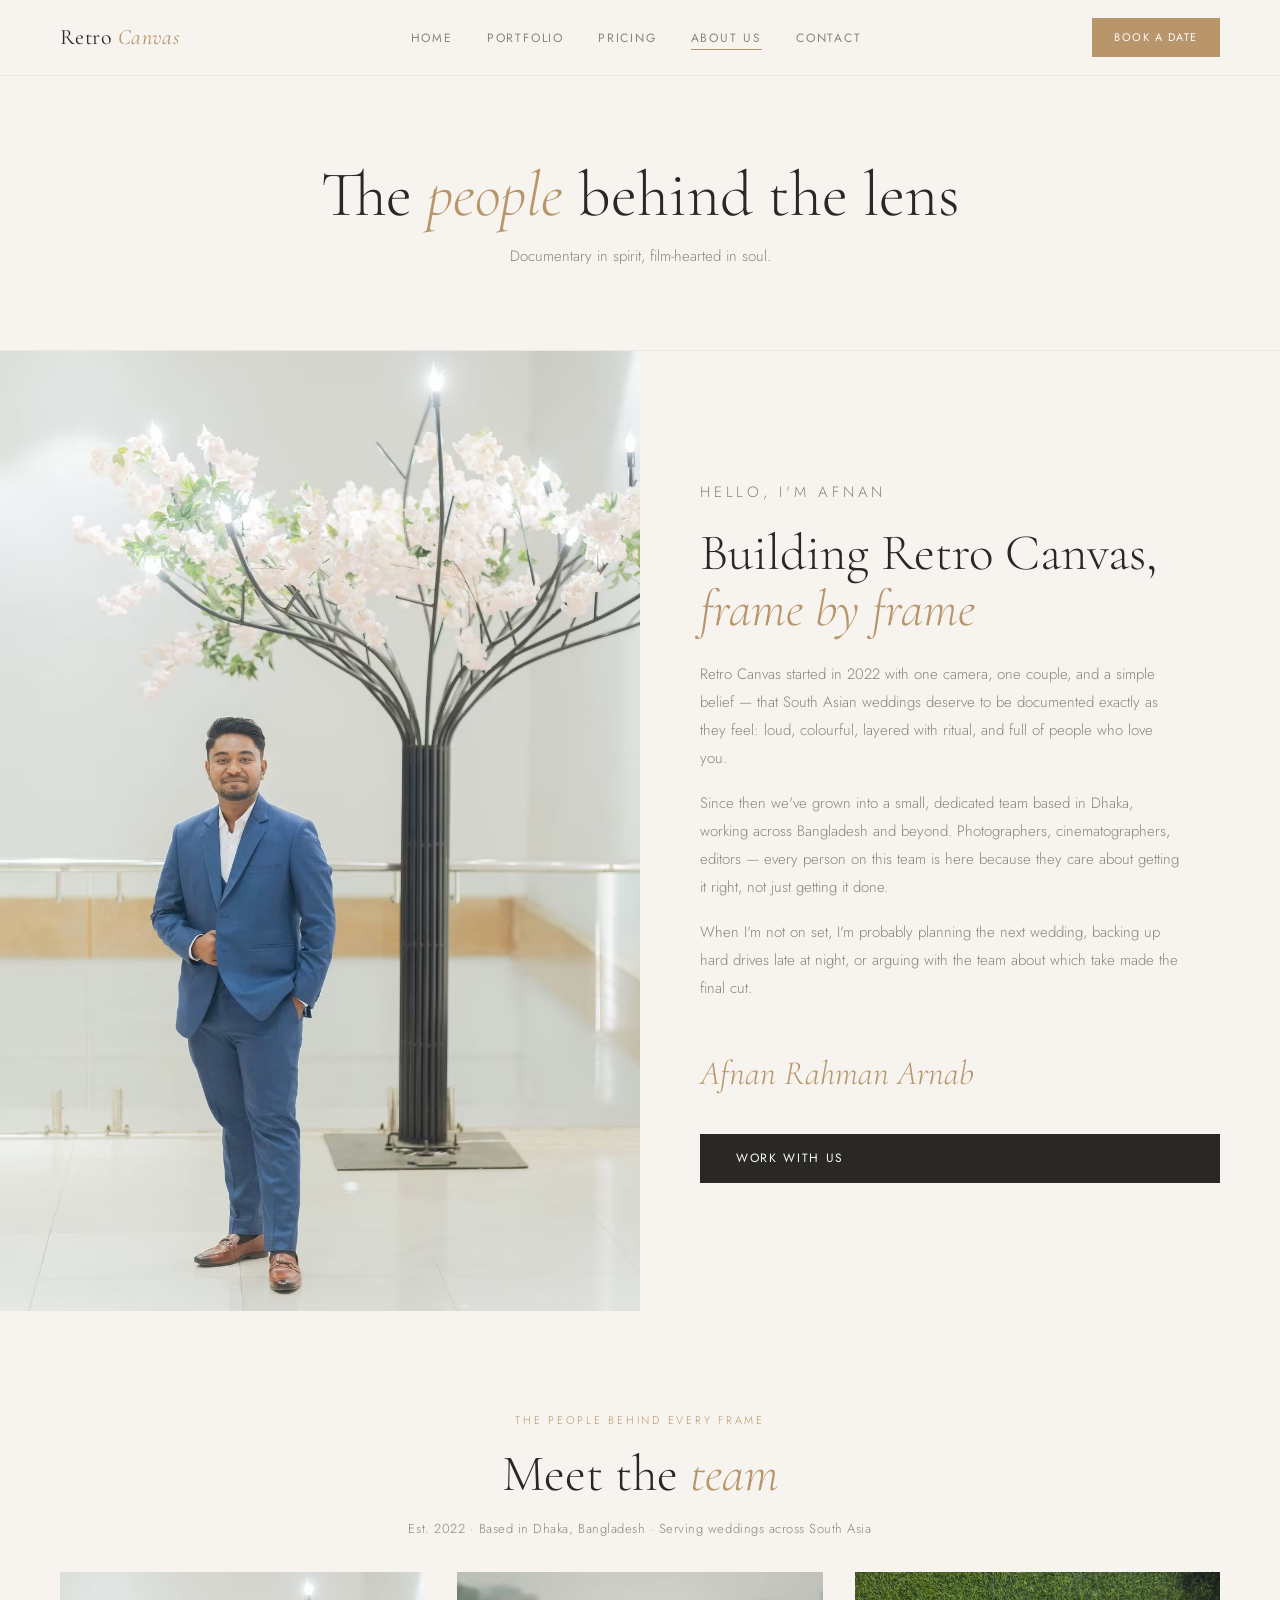
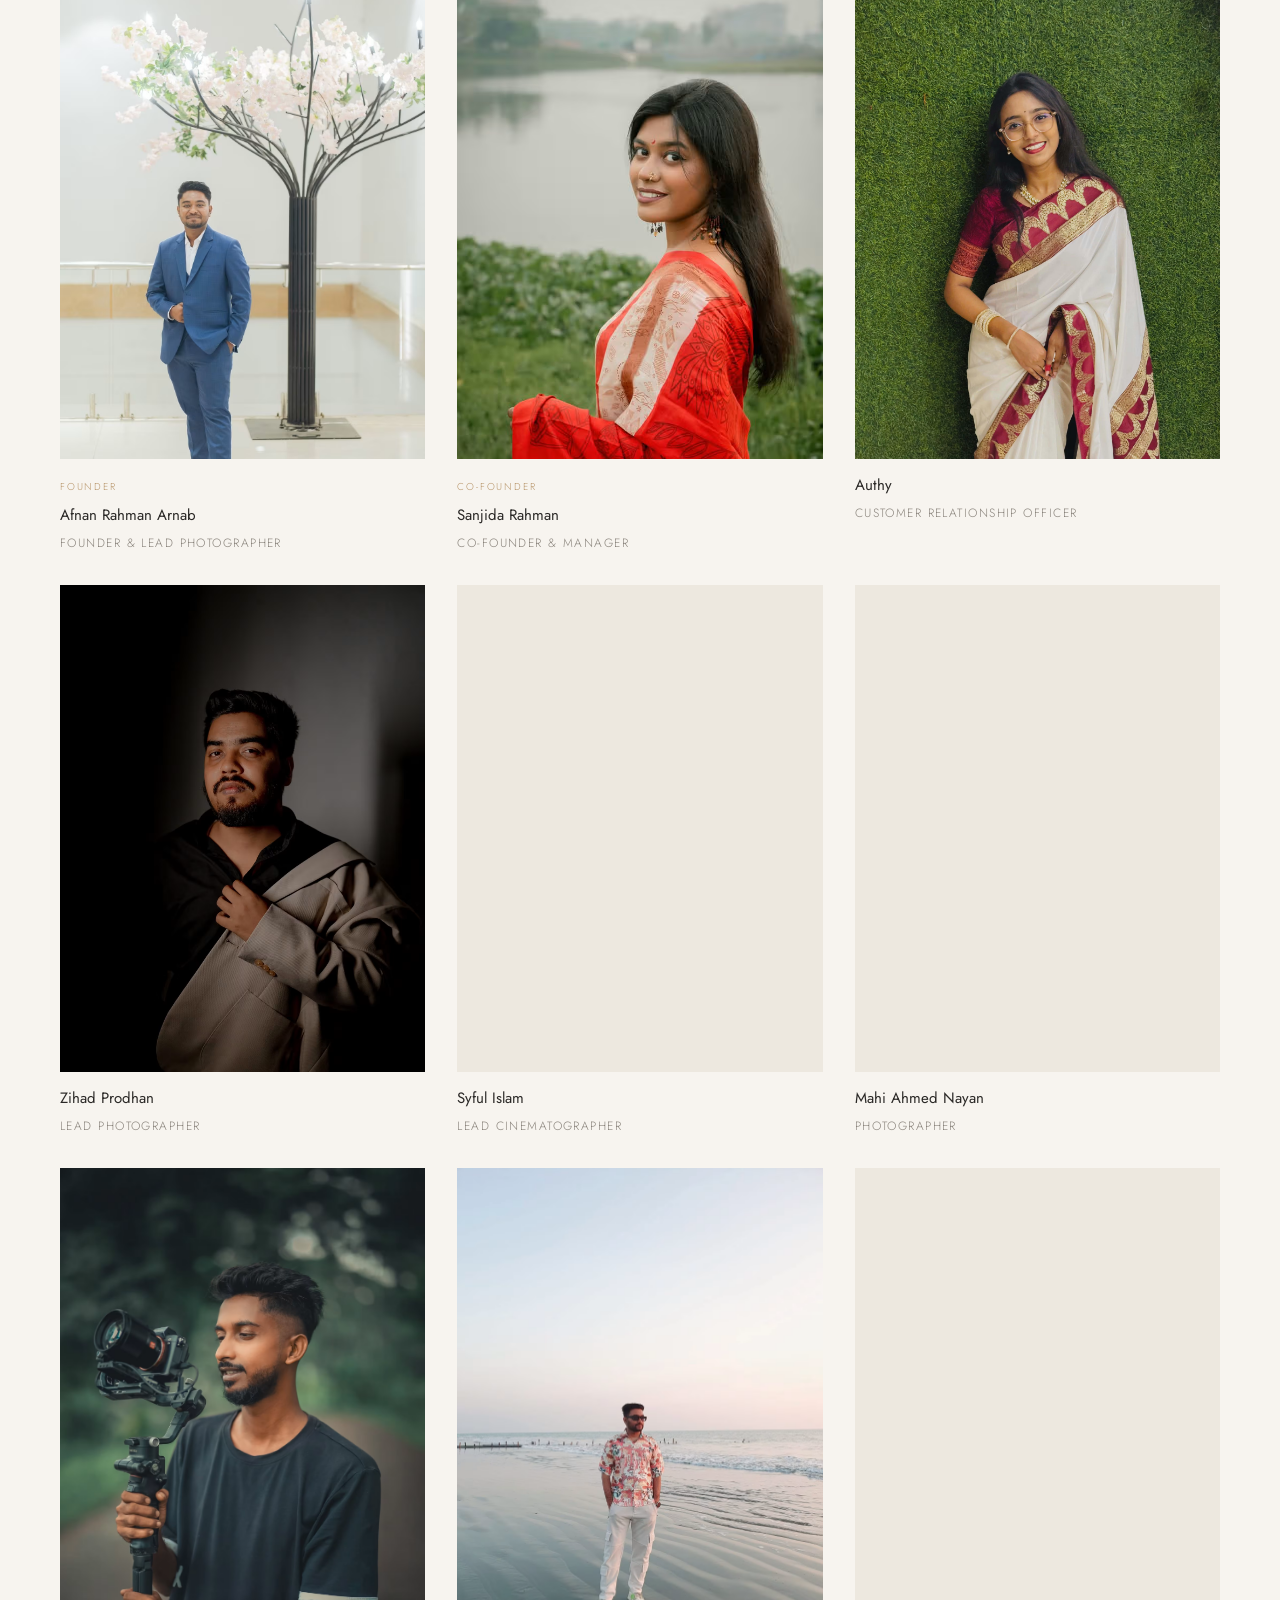
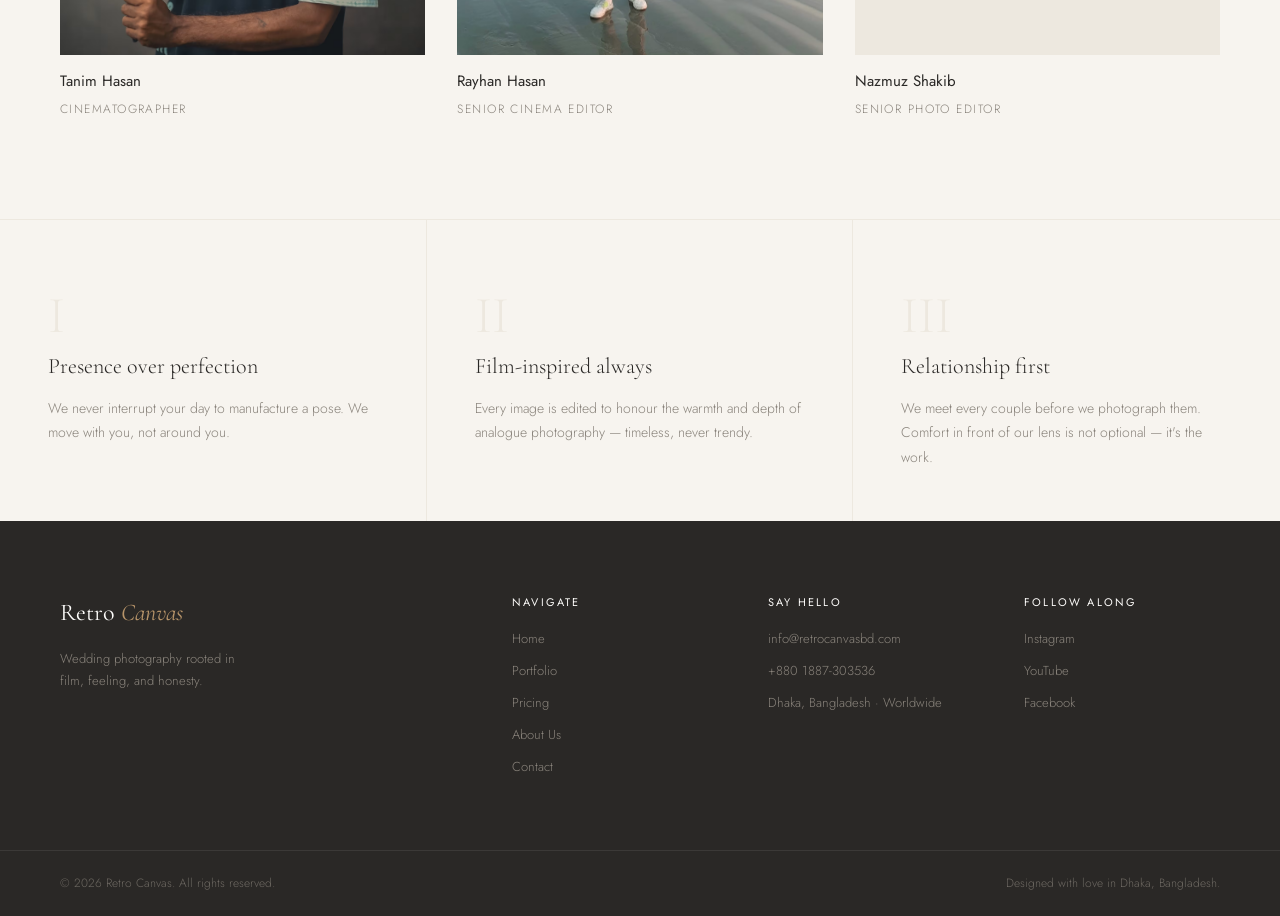
<file: pages/about.html>
<!DOCTYPE html>
<html lang="en">
<head>
  <meta charset="UTF-8" />
  <meta name="viewport" content="width=device-width, initial-scale=1.0"/>
  <title>About Us — Retro Canvas Wedding Photography</title>
  <link rel="preconnect" href="https://fonts.googleapis.com">
  <link rel="preconnect" href="https://fonts.gstatic.com" crossorigin>
  <link href="https://fonts.googleapis.com/css2?family=Cormorant+Garamond:ital,wght@0,300;0,400;1,400&family=Jost:wght@300;400;500&display=swap" rel="stylesheet">

  <link rel="stylesheet" href="../css/global.css" />
  <link rel="stylesheet" href="../css/pages.css" />
</head>
<body>

  <nav id="main-nav" class="solid">
    <a class="nav-logo" href="../index.html">Retro <span>Canvas</span></a>
    <button class="nav-toggle" id="nav-toggle" aria-label="Open menu">&#9776;</button>
    <ul class="nav-links" id="nav-links">
      <li><a href="../index.html">Home</a></li>
      <li><a href="portfolio.html">Portfolio</a></li>
      <li><a href="pricing.html">Pricing</a></li>
      <li><a href="about.html" class="active">About Us</a></li>
      <li><a href="contact.html">Contact</a></li>
    </ul>
    <a class="nav-cta" href="contact.html">Book a Date</a>
  </nav>

  <div class="page-banner">
    <h1>The <em>people</em> behind the lens</h1>
    <p>Documentary in spirit, film-hearted in soul.</p>
  </div>

  <!-- ============================================================
    FOUNDER PHOTO
    File location:  source/about/afnan.jpg
    Path from pages/ folder goes up one level → ../source/about/afnan.jpg
  ============================================================ -->
  <div class="about-layout">
    <div class="about-image-block">
      <img
        src="../source/team-photo/afnan.avif"
        alt="Afnan Rahman Arnab"
        onerror="this.style.display='none'; this.nextElementSibling.style.display='flex';"
      />
      <!-- Fallback if photo is missing -->
      <div class="avatar-fallback" style="display:none; width:100%; height:100%; align-items:center; justify-content:center; background:var(--warm); flex-direction:column; gap:12px;">
        <span style="font-family:var(--serif); font-size:72px; font-weight:300; color:var(--accent);">AR</span>
        <span style="font-size:12px; color:var(--mist); letter-spacing:0.1em;">Photo: source/about/afnan.jpg</span>
      </div>
    </div>

    <div class="about-text-block">
      <p class="section-eyebrow">Hello, I'm Afnan</p>
      <h2 class="section-heading">Building Retro Canvas,<br><em>frame by frame</em></h2>
      <p>Retro Canvas started in 2022 with one camera, one couple, and a simple belief — that South Asian weddings deserve to be documented exactly as they feel: loud, colourful, layered with ritual, and full of people who love you.</p>
      <p>Since then we've grown into a small, dedicated team based in Dhaka, working across Bangladesh and beyond. Photographers, cinematographers, editors — every person on this team is here because they care about getting it right, not just getting it done.</p>
      <p>When I'm not on set, I'm probably planning the next wedding, backing up hard drives late at night, or arguing with the team about which take made the final cut.</p>
      <div class="about-signature">Afnan Rahman Arnab</div>
      <a class="btn-primary" href="contact.html">Work with us</a>
    </div>
  </div>

  <!-- ============================================================
    TEAM GRID
    All photos live in:  source/team-photo/
    Path from pages/ folder: ../source/team-photo/FILENAME.jpg

    FILE NAMES TO USE (rename your files to match exactly):
      afnan.jpg
      sanjida.jpg
      authy.jpg
      zihad.jpg
      syful.jpg
      nazmuz.jpg
      ryhan.jpg

    If a file is missing, the person's initials show automatically.
  ============================================================ -->
  <div class="team-section">
    <p class="section-eyebrow">The people behind every frame</p>
    <h2 class="section-heading">Meet the <em>team</em></h2>
    <p class="team-meta">Est. 2022 · Based in Dhaka, Bangladesh · Serving weddings across South Asia</p>
  </div>

  <div class="team-grid">

    <!-- 1. Afnan -->
    <div class="team-card">
      <div class="team-avatar">
        <img src="../source/team-photo/afnan.avif" alt="Afnan Rahman Arnab" loading="lazy" decoding="async"
             onerror="this.style.display='none';this.nextElementSibling.style.display='block';" />
        <span class="initials" style="display:none;">AR</span>
      </div>
      <span class="team-badge">Founder</span>
      <p class="team-name">Afnan Rahman Arnab</p>
      <p class="team-role">Founder &amp; Lead Photographer</p>
    </div>

    <!-- 2. Sanjida -->
    <div class="team-card">
      <div class="team-avatar">
        <img src="../source/team-photo/maria.avif" alt="Sanjida Rahman" loading="lazy" decoding="async"
             onerror="this.style.display='none';this.nextElementSibling.style.display='block';" />
        <span class="initials" style="display:none;">SR</span>
      </div>
      <span class="team-badge">Co-Founder</span>
      <p class="team-name">Sanjida Rahman</p>
      <p class="team-role">Co-Founder &amp; Manager</p>
    </div>

    <!-- 3. Authy -->
    <div class="team-card">
      <div class="team-avatar">
        <img src="../source/team-photo/authy.avif" alt="Authy" loading="lazy" decoding="async"
             onerror="this.style.display='none';this.nextElementSibling.style.display='block';" />
        <span class="initials" style="display:none;">AU</span>
      </div>
      <p class="team-name">Authy</p>
      <p class="team-role">Customer Relationship Officer</p>
    </div>

    <!-- 4. Zihad -->
    <div class="team-card">
      <div class="team-avatar">
        <img src="../source/team-photo/zihad.avif" alt="Zihad Prodhan" loading="lazy" decoding="async"
             onerror="this.style.display='none';this.nextElementSibling.style.display='block';" />
        <span class="initials" style="display:none;">ZP</span>
      </div>
      <p class="team-name">Zihad Prodhan</p>
      <p class="team-role">Lead Photographer</p>
    </div>

    <!-- 5. Syful -->
    <div class="team-card">
      <div class="team-avatar">
        <img src="../source/team-photo/syful.avif" alt="Syful Islam" loading="lazy" decoding="async"
             onerror="this.style.display='none';this.nextElementSibling.style.display='block';" />
        <span class="initials" style="display:none;">SI</span>
      </div>
      <p class="team-name">Syful Islam</p>
      <p class="team-role">Lead Cinematographer</p>
    </div>
    
    <!-- 6. Mahi -->
    <div class="team-card">
      <div class="team-avatar">
        <img src="../source/team-photo/mahi.avif" alt="Mahi Ahmed Nayan" loading="lazy" decoding="async"
             onerror="this.style.display='none';this.nextElementSibling.style.display='block';" />
        <span class="initials" style="display:none;">MAN</span>
      </div>
      <p class="team-name">Mahi Ahmed Nayan</p>
      <p class="team-role">Photographer</p>
    </div>

    <!-- 6. Tanim Hasan -->
    <div class="team-card">
      <div class="team-avatar">
        <img src="../source/team-photo/tanim.avif" alt="Tanim Hasan" loading="lazy" decoding="async"
             onerror="this.style.display='none';this.nextElementSibling.style.display='block';" />
        <span class="initials" style="display:none;">TH</span>
      </div>
      <p class="team-name">Tanim Hasan</p>
      <p class="team-role">Cinematographer</p>
    </div>

    <!-- 7. Rayhan -->
    <div class="team-card">
      <div class="team-avatar">
        <img src="../source/team-photo/rayhan.avif" alt="Rayhan Hasan" loading="lazy" decoding="async"
             onerror="this.style.display='none';this.nextElementSibling.style.display='block';" />
        <span class="initials" style="display:none;">RY</span>
      </div>
      <p class="team-name">Rayhan Hasan</p>
      <p class="team-role">Senior Cinema Editor</p>
    </div>
    
    <!-- 8. Nazmuz -->
    <div class="team-card">
      <div class="team-avatar">
        <img src="../source/team-photo/nazmuz.avif" alt="Nazmuz Shakib" loading="lazy" decoding="async"
             onerror="this.style.display='none';this.nextElementSibling.style.display='block';" />
        <span class="initials" style="display:none;">NS</span>
      </div>
      <p class="team-name">Nazmuz Shakib</p>
      <p class="team-role">Senior Photo Editor</p>
    </div>

  </div>

  <div class="values-strip">
    <div class="value-item">
      <span class="value-num">I</span>
      <p class="value-title">Presence over perfection</p>
      <p class="value-desc">We never interrupt your day to manufacture a pose. We move with you, not around you.</p>
    </div>
    <div class="value-item">
      <span class="value-num">II</span>
      <p class="value-title">Film-inspired always</p>
      <p class="value-desc">Every image is edited to honour the warmth and depth of analogue photography — timeless, never trendy.</p>
    </div>
    <div class="value-item">
      <span class="value-num">III</span>
      <p class="value-title">Relationship first</p>
      <p class="value-desc">We meet every couple before we photograph them. Comfort in front of our lens is not optional — it's the work.</p>
    </div>
  </div>

  <footer id="site-footer">
    <div class="footer-top">
      <div class="footer-brand">
        <a class="footer-logo" href="../index.html">Retro <span>Canvas</span></a>
        <p>Wedding photography rooted in<br>film, feeling, and honesty.</p>
      </div>
      <div class="footer-nav">
        <strong>Navigate</strong>
        <a href="../index.html">Home</a>
        <a href="portfolio.html">Portfolio</a>
        <a href="pricing.html">Pricing</a>
        <a href="about.html">About Us</a>
        <a href="contact.html">Contact</a>
      </div>
      <div class="footer-contact">
        <strong>Say Hello</strong>
        <a href="mailto:info@retrocanvasbd.com">info@retrocanvasbd.com</a>
        <a href="tel:+8801887303536">+880 1887-303536</a>
        <span>Dhaka, Bangladesh · Worldwide</span>
      </div>
      <div class="footer-social">
        <strong>Follow Along</strong>
        <a href="https://www.instagram.com/retrocanvas.bd" target="_blank">Instagram</a>
        <a href="https://www.youtube.com/@RetroCanvas" target="_blank">YouTube</a>
        <a href="https://www.facebook.com/RetroCanvasStudio" target="_blank">Facebook</a>
      </div>
    </div>
    <div class="footer-bottom">
      <span>© 2026 Retro Canvas. All rights reserved.</span>
      <span>Designed with love in Dhaka, Bangladesh.</span>
    </div>
  </footer>

  <script src="../js/nav.js"></script>
</body>
</html>
</file>
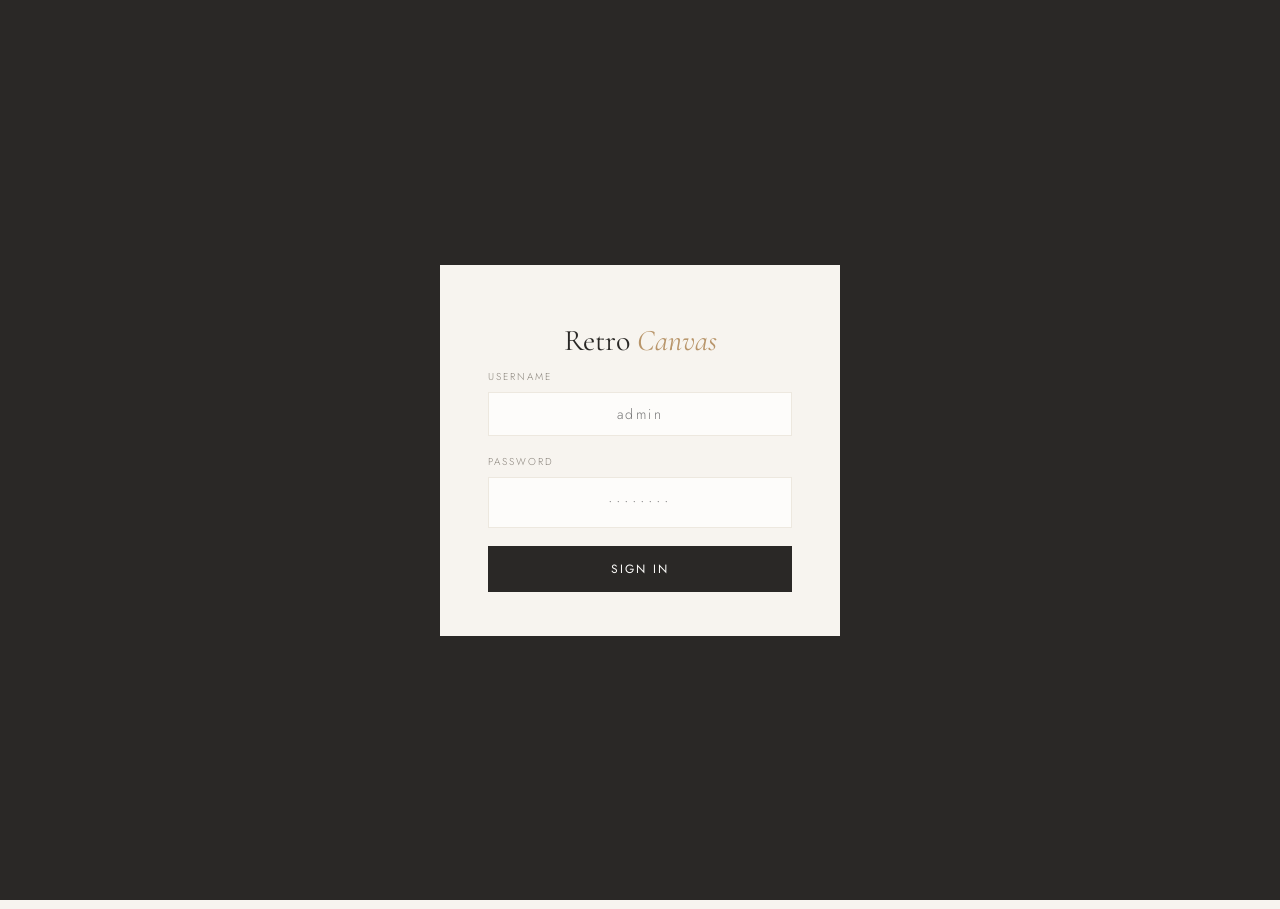
<file: pages/booking.html>
<!DOCTYPE html>
<html lang="en">
<head>
  <meta charset="UTF-8" />
  <meta name="viewport" content="width=device-width, initial-scale=1.0"/>
  <title>Retro Canvas — Booking & Invoice</title>
  <link href="https://fonts.googleapis.com/css2?family=Cormorant+Garamond:ital,wght@0,300;0,400;1,300;1,400&family=Jost:wght@300;400;500&display=swap" rel="stylesheet"/>
  <style>
    /* ── RESET & TOKENS ── */
    *, *::before, *::after { box-sizing: border-box; margin: 0; padding: 0; }
    :root {
      --ivory:    #F7F4EF;
      --warm:     #EDE8DF;
      --dust:     #C9B99A;
      --charcoal: #2A2826;
      --mist:     #8A847C;
      --accent:   #B8956A;
      --white:    #FDFCFA;
      --serif: 'Cormorant Garamond', Georgia, serif;
      --sans:  'Jost', system-ui, sans-serif;
    }
    html { scroll-behavior: smooth; }
    body {
      background: var(--ivory);
      font-family: var(--sans);
      font-weight: 300;
      font-size: 15px;
      color: var(--charcoal);
      line-height: 1.6;
      -webkit-font-smoothing: antialiased;
    }

    /* ── LOGIN SCREEN ── */
    #login-screen {
      position: fixed; inset: 0;
      background: var(--charcoal);
      display: flex; align-items: center; justify-content: center;
      z-index: 9999; padding: 24px;
    }
    #login-screen.hidden { display: none; }
    .login-box {
      background: var(--ivory); padding: 52px 48px 44px;
      width: 100%; max-width: 400px; text-align: center;
    }
    .login-logo {
      font-family: var(--serif);
      font-size: 30px;
      font-weight: 400;
      color: var(--charcoal);
      margin-bottom: 4px;
      display: block;
      text-decoration: none;
      cursor: pointer;
    }
    .login-logo:hover { color: var(--accent); }
    .login-logo em { color: var(--accent); font-style: italic; }
    .login-badge {
      display: inline-block; font-size: 10px; letter-spacing: 0.22em;
      text-transform: uppercase; color: var(--accent);
      background: rgba(184,149,106,0.12); padding: 4px 12px; margin-bottom: 36px;
    }
    .login-lbl { font-size: 10px; letter-spacing: 0.2em; text-transform: uppercase; color: var(--mist); display: block; text-align: left; margin-bottom: 7px; }
    .login-field {
      font-family: var(--sans); font-size: 16px; font-weight: 300;
      color: var(--charcoal); background: var(--white);
      border: 1px solid var(--warm); padding: 13px 16px; outline: none;
      width: 100%; margin-bottom: 18px; letter-spacing: 0.18em;
      transition: border-color 0.2s; border-radius: 0; text-align: center;
    }
    .login-field:focus { border-color: var(--accent); }
    .login-field.shake { animation: shake 0.35s ease; border-color: #c0392b; }
    @keyframes shake {
      0%,100%{transform:translateX(0)} 20%{transform:translateX(-8px)}
      40%{transform:translateX(8px)} 60%{transform:translateX(-5px)} 80%{transform:translateX(5px)}
    }
    .login-btn {
      font-family: var(--sans); font-size: 12px; letter-spacing: 0.16em;
      text-transform: uppercase; color: var(--white); background: var(--charcoal);
      border: none; padding: 14px; width: 100%; cursor: pointer; transition: background 0.2s;
    }
    .login-btn:hover { background: var(--accent); }
    .login-err { font-size: 12px; color: #c0392b; display: none; margin-bottom: 10px; }
    .login-hint { font-size: 11px; color: var(--mist); margin-top: 20px; line-height: 1.7; }
    .login-hint code { background: var(--warm); padding: 1px 6px; font-size: 11px; color: var(--charcoal); }
    /* admin badge on topbar */
    .admin-badge {
      font-size: 10px; letter-spacing: 0.14em; text-transform: uppercase;
      color: var(--charcoal); background: var(--accent);
      padding: 5px 12px; cursor: pointer; transition: background 0.2s;
      border: none; font-family: var(--sans);
    }
    .admin-badge:hover { background: var(--dust); }

    /* ── TOP BAR ── */
    .topbar {
      background: var(--charcoal);
      padding: 18px 40px;
      display: flex;
      align-items: center;
      justify-content: space-between;
    }
    .topbar-logo {
      font-family: var(--serif);
      font-size: 22px;
      font-weight: 400;
      color: var(--white);
      letter-spacing: 0.02em;
    }
    .topbar-logo em { color: var(--accent); font-style: italic; }
    .topbar-sub {
      font-size: 11px;
      letter-spacing: 0.2em;
      text-transform: uppercase;
      color: var(--dust);
    }

    /* ── WRAPPER ── */
    .wrap {
      max-width: 860px;
      margin: 0 auto;
      padding: 48px 32px 80px;
    }

    /* ── STEP TABS ── */
    .steps {
      display: grid;
      grid-template-columns: repeat(4, 1fr);
      gap: 0;
      border: 1px solid var(--warm);
      margin-bottom: 40px;
      overflow: hidden;
    }
    .step-tab {
      padding: 14px 8px;
      text-align: center;
      font-size: 11px;
      letter-spacing: 0.12em;
      text-transform: uppercase;
      color: var(--mist);
      background: var(--white);
      border-right: 1px solid var(--warm);
      cursor: default;
      transition: background 0.2s, color 0.2s;
    }
    .step-tab:last-child { border-right: none; }
    .step-tab.active { background: var(--charcoal); color: var(--white); }
    .step-tab.done   { background: var(--warm); color: var(--accent); }
    .step-num { display: block; font-family: var(--serif); font-size: 22px; font-weight: 300; margin-bottom: 2px; }

    /* ── FORM PAGES ── */
    .fpage { display: none; }
    .fpage.active { display: block; }

    /* ── SECTION TITLES ── */
    .sec-title {
      font-family: var(--serif);
      font-size: 22px;
      font-weight: 300;
      color: var(--charcoal);
      padding-bottom: 12px;
      border-bottom: 1px solid var(--warm);
      margin-bottom: 24px;
    }
    .sec-title em { font-style: italic; color: var(--accent); }
    .sec-block { margin-bottom: 36px; }

    /* ── FIELDS ── */
    .fg { display: flex; flex-direction: column; gap: 6px; }
    .fl {
      font-size: 10px;
      letter-spacing: 0.2em;
      text-transform: uppercase;
      color: var(--mist);
    }
    .fl .req { color: var(--accent); }

    input[type=text], input[type=tel], input[type=email],
    input[type=number], input[type=date], input[type=time],
    select, textarea {
      font-family: var(--sans);
      font-size: 14px;
      font-weight: 300;
      color: var(--charcoal);
      background: var(--white);
      border: 1px solid var(--warm);
      padding: 11px 14px;
      outline: none;
      width: 100%;
      appearance: none;
      transition: border-color 0.2s;
      border-radius: 0;
    }
    input:focus, select:focus, textarea:focus { border-color: var(--accent); }
    input.err, select.err { border-color: #c0392b; }
    textarea { resize: vertical; min-height: 86px; }
    input[readonly] { background: var(--warm); color: var(--mist); cursor: default; }

    /* ── GRID ── */
    .g2 { display: grid; grid-template-columns: 1fr 1fr; gap: 18px; }
    .g3 { display: grid; grid-template-columns: 1fr 1fr 1fr; gap: 18px; }
    .g1 { display: grid; grid-template-columns: 1fr; gap: 18px; }

    /* ── EVENT ROWS ── */
    .ev-list { display: flex; flex-direction: column; gap: 14px; margin-bottom: 14px; }
    .ev-card {
      background: var(--warm);
      padding: 16px 16px 18px;
      position: relative;
    }
    .ev-card-row1 {
      display: grid;
      grid-template-columns: 1.2fr 1fr 0.8fr 36px;
      gap: 10px;
      align-items: end;
      margin-bottom: 12px;
    }
    .ev-card-row2 {
      display: grid;
      grid-template-columns: 1.4fr 1fr 0.9fr;
      gap: 10px;
      align-items: end;
    }
    .ev-pkg-price-sub { font-size: 10px; color: var(--mist); margin-top: 3px; }
    .ev-del {
      width: 34px; height: 34px;
      background: none;
      border: 1px solid var(--dust);
      color: var(--mist);
      font-size: 18px;
      cursor: pointer;
      display: flex; align-items: center; justify-content: center;
      transition: background 0.2s, color 0.2s, border-color 0.2s;
      flex-shrink: 0;
    }
    .ev-del:hover { background: #c0392b; border-color: #c0392b; color: white; }
    .add-ev {
      display: inline-flex; align-items: center; gap: 8px;
      font-family: var(--sans);
      font-size: 12px; letter-spacing: 0.12em; text-transform: uppercase;
      color: var(--accent); background: none;
      border: 1px solid var(--dust); padding: 9px 18px;
      cursor: pointer; transition: border-color 0.2s;
    }
    .add-ev:hover { border-color: var(--accent); }

    /* ── PACKAGE GRID (legacy, unused but kept for potential reuse) ── */
    .pkg-grid {
      display: grid;
      grid-template-columns: repeat(3, 1fr);
      gap: 3px;
      background: var(--warm);
      padding: 3px;
      margin-bottom: 24px;
    }
    .pkg-opt input[type=radio] { display: none; }
    .pkg-label {
      display: block;
      background: var(--white);
      padding: 16px 14px;
      cursor: pointer;
      border: 2px solid transparent;
      transition: border-color 0.15s, background 0.15s;
    }
    .pkg-opt input:checked + .pkg-label {
      border-color: var(--accent);
      background: rgba(184,149,106,0.07);
    }
    .pkg-cat {
      font-size: 10px; letter-spacing: 0.16em; text-transform: uppercase;
      color: var(--mist); margin-bottom: 4px;
    }
    .pkg-name { font-family: var(--serif); font-size: 17px; font-weight: 400; color: var(--charcoal); margin-bottom: 2px; }
    .pkg-price { font-size: 13px; color: var(--accent); }

    /* ── EVENT PACKAGE SUMMARY (page 3) ── */
    .ev-sum-list { display: flex; flex-direction: column; gap: 8px; margin-bottom: 22px; }
    .ev-sum-row {
      background: var(--warm);
      padding: 12px 16px;
      display: flex; justify-content: space-between; align-items: center;
      font-size: 13px;
    }
    .ev-sum-name { color: var(--charcoal); }
    .ev-sum-name .sub { display: block; font-size: 11px; color: var(--mist); margin-top: 2px; }
    .ev-sum-price { color: var(--accent); font-family: var(--serif); font-size: 16px; }
    .ev-sum-total {
      display: flex; justify-content: space-between; align-items: center;
      padding: 14px 16px; background: var(--charcoal); color: var(--white);
      font-family: var(--serif); font-size: 18px; margin-top: 4px;
    }

    /* ── NAV BUTTONS ── */
    .fnav {
      display: flex; justify-content: space-between; align-items: center;
      margin-top: 36px; padding-top: 24px; border-top: 1px solid var(--warm);
      gap: 12px;
    }
    .btn-back {
      font-family: var(--sans); font-size: 12px; letter-spacing: 0.12em;
      text-transform: uppercase; color: var(--mist); background: none;
      border: 1px solid var(--warm); padding: 12px 24px; cursor: pointer;
      transition: border-color 0.2s, color 0.2s;
    }
    .btn-back:hover { border-color: var(--charcoal); color: var(--charcoal); }
    .btn-next {
      font-family: var(--sans); font-size: 12px; letter-spacing: 0.12em;
      text-transform: uppercase; color: var(--white); background: var(--charcoal);
      border: none; padding: 13px 32px; cursor: pointer; transition: background 0.2s;
    }
    .btn-next:hover { background: var(--accent); }

    /* ── INVOICE ── */
    .inv-box {
      background: var(--white);
      border: 1px solid var(--warm);
      padding: 52px;
    }
    .inv-head {
      display: flex; justify-content: space-between; align-items: flex-start;
      margin-bottom: 36px; padding-bottom: 28px;
      border-bottom: 2px solid var(--charcoal);
    }
    .inv-logo { font-family: var(--serif); font-size: 30px; font-weight: 400; color: var(--charcoal); }
    .inv-logo em { color: var(--accent); font-style: italic; }
    .inv-logo-sub { font-size: 12px; color: var(--mist); line-height: 1.8; margin-top: 6px; }
    .inv-meta { text-align: right; }
    .inv-title { font-family: var(--serif); font-size: 22px; font-weight: 300; color: var(--charcoal); margin-bottom: 6px; }
    .inv-meta-detail { font-size: 12px; color: var(--mist); line-height: 1.9; }

    .inv-parties { display: grid; grid-template-columns: 1fr 1fr; gap: 36px; margin-bottom: 32px; }
    .inv-party-lbl { font-size: 10px; letter-spacing: 0.2em; text-transform: uppercase; color: var(--accent); margin-bottom: 8px; }
    .inv-party-name { font-family: var(--serif); font-size: 20px; font-weight: 400; color: var(--charcoal); margin-bottom: 4px; }
    .inv-party-det { font-size: 13px; color: var(--mist); line-height: 1.7; }

    .inv-tbl { width: 100%; border-collapse: collapse; margin-bottom: 28px; font-size: 13px; }
    .inv-tbl th { font-size: 10px; letter-spacing: 0.16em; text-transform: uppercase; color: var(--mist); padding: 9px 0; border-bottom: 1px solid var(--warm); text-align: left; }
    .inv-tbl th.right { text-align: right; }
    .inv-tbl td { padding: 12px 0; border-bottom: 1px solid var(--warm); vertical-align: top; color: var(--charcoal); }
    .inv-tbl td.right { text-align: right; }
    .inv-tbl .sub { font-size: 11px; color: var(--mist); display: block; margin-top: 2px; }

    .inv-totals { margin-left: auto; width: 280px; }
    .inv-row { display: flex; justify-content: space-between; padding: 7px 0; font-size: 13px; color: var(--mist); }
    .inv-row.pkg-row { font-family: var(--serif); font-size: 18px; color: var(--charcoal); border-top: 2px solid var(--charcoal); margin-top: 8px; padding-top: 12px; }
    .inv-row.disc { color: #c0392b; }
    .inv-row.adv { color: var(--accent); }
    .inv-row.bal { color: var(--charcoal); font-weight: 500; border-top: 1px solid var(--warm); margin-top: 4px; padding-top: 10px; font-size: 15px; }

    .inv-terms {
      margin-top: 28px; padding-top: 22px; border-top: 1px solid var(--warm);
      font-size: 12px; color: var(--mist); line-height: 1.8;
    }
    .inv-terms strong { display: block; font-size: 10px; letter-spacing: 0.18em; text-transform: uppercase; color: var(--charcoal); margin-bottom: 6px; }

    .inv-foot {
      margin-top: 28px; padding-top: 18px; border-top: 1px solid var(--warm);
      display: flex; justify-content: space-between; align-items: center;
      font-size: 12px; color: var(--mist);
    }
    .inv-foot-brand { font-family: var(--serif); font-size: 16px; color: var(--charcoal); }
    .inv-foot-brand em { color: var(--accent); font-style: italic; }
    .inv-foot-right { text-align: right; line-height: 1.7; }

    /* ── INVOICE ACTIONS ── */
    .inv-actions { display: flex; gap: 12px; margin-top: 24px; flex-wrap: wrap; }
    .btn-print {
      font-family: var(--sans); font-size: 12px; letter-spacing: 0.12em;
      text-transform: uppercase; color: var(--white); background: var(--charcoal);
      border: none; padding: 13px 28px; cursor: pointer; transition: background 0.2s;
    }
    .btn-print:hover { background: var(--accent); }
    .btn-sheet {
      font-family: var(--sans); font-size: 12px; letter-spacing: 0.12em;
      text-transform: uppercase; color: var(--charcoal); background: none;
      border: 1px solid var(--charcoal); padding: 13px 28px; cursor: pointer;
      display: flex; align-items: center; gap: 8px;
      transition: background 0.2s, color 0.2s;
    }
    .btn-sheet:hover { background: var(--charcoal); color: var(--white); }
    .btn-new {
      font-family: var(--sans); font-size: 12px; letter-spacing: 0.12em;
      text-transform: uppercase; color: var(--mist); background: none;
      border: 1px solid var(--warm); padding: 13px 28px; cursor: pointer;
      transition: border-color 0.2s, color 0.2s;
    }
    .btn-new:hover { border-color: var(--charcoal); color: var(--charcoal); }

    .sheet-msg { margin-top: 12px; font-size: 13px; display: none; padding: 12px 16px; }
    .sheet-msg.ok  { background: #e8f5ee; color: #1a7a4a; display: block; }
    .sheet-msg.err { background: #fdecea; color: #c0392b; display: block; }

    /* ── PRINT ── */
    @media print {
      .topbar, .steps, .fnav, .inv-actions, .sheet-msg,
      #pg1, #pg2, #pg3 { display: none !important; }
      .fpage#pg4 { display: block !important; }
      .wrap { padding: 0; max-width: 100%; }
      .inv-box { border: none; padding: 0; }
      body { background: white; }
    }

    /* ── RESPONSIVE ── */
    @media (max-width: 680px) {
      .topbar { padding: 14px 20px; }
      .wrap { padding: 32px 16px 60px; }
      .g2, .g3 { grid-template-columns: 1fr; }
      .ev-card-row1 { grid-template-columns: 1fr 1fr; }
      .ev-card-row1 .ev-del { grid-column: span 2; justify-self: end; width: 34px; }
      .ev-card-row2 { grid-template-columns: 1fr; }
      .pkg-grid { grid-template-columns: 1fr 1fr; }
      .inv-box { padding: 28px 20px; }
      .inv-head { flex-direction: column; gap: 16px; }
      .inv-meta { text-align: left; }
      .inv-parties { grid-template-columns: 1fr; gap: 20px; }
      .inv-totals { width: 100%; }
    }
    @media (max-width: 400px) {
      .pkg-grid { grid-template-columns: 1fr; }
    }
  </style>
</head>
<body>

<!-- LOGIN SCREEN -->
<div id="login-screen">
  <div class="login-box">
    <a class="login-logo" href="../index.html">Retro <em>Canvas</em></a>
    <label class="login-lbl">Username</label>
    <input class="login-field" type="text" id="login-user" placeholder="admin" autocomplete="username" />
    <label class="login-lbl">Password</label>
    <input class="login-field" type="password" id="login-pass" placeholder="••••••••" autocomplete="current-password"
           onkeydown="if(event.key==='Enter') doLogin()" />
    <div class="login-err" id="login-err">Incorrect username or password</div>
    <button class="login-btn" onclick="doLogin()">Sign In</button>
  </div>
</div>

<!-- TOP BAR -->
<div class="topbar">
  <div class="topbar-logo">Retro <em>Canvas</em></div>
  <div class="topbar-sub">Admin Panel &nbsp;·&nbsp; Booking &amp; Invoice</div>
  <button class="admin-badge" onclick="doLogout()">&#x2715; Log out</button>
</div>

<div class="wrap">

  <!-- STEP TABS -->
  <div class="steps">
    <div class="step-tab active" id="tab1"><span class="step-num">1</span>Client</div>
    <div class="step-tab"        id="tab2"><span class="step-num">2</span>Events</div>
    <div class="step-tab"        id="tab3"><span class="step-num">3</span>Package</div>
    <div class="step-tab"        id="tab4"><span class="step-num">4</span>Invoice</div>
  </div>

  <!-- ══ PAGE 1 — CLIENT ══ -->
  <div class="fpage active" id="pg1">

    <div class="sec-block">
      <div class="sec-title">Booking person</div>
      <div class="g2">
        <div class="fg">
          <label class="fl">Full name <span class="req">*</span></label>
          <input type="text" id="bk-name" placeholder="e.g. Karim Ahmed" />
        </div>
        <div class="fg">
          <label class="fl">Phone number <span class="req">*</span></label>
          <input type="tel" id="bk-phone" placeholder="+880 XXXX-XXXXXX" />
        </div>
        <div class="fg">
          <label class="fl">Email address</label>
          <input type="email" id="bk-email" placeholder="you@example.com" />
        </div>
        <div class="fg">
          <label class="fl">Relation to couple</label>
          <select id="bk-rel">
            <option value="">Select…</option>
            <option>Bride herself</option>
            <option>Groom himself</option>
            <option>Parent of bride</option>
            <option>Parent of groom</option>
            <option>Sibling</option>
            <option>Friend / Relative</option>
            <option>Other</option>
          </select>
        </div>
      </div>
    </div>

    <div class="sec-block">
      <div class="sec-title"><em>Bride</em> &amp; Groom</div>
      <div class="g2">
        <div class="fg">
          <label class="fl">Bride's full name <span class="req">*</span></label>
          <input type="text" id="bride" placeholder="e.g. Nadia Rahman" />
        </div>
        <div class="fg">
          <label class="fl">Groom's full name <span class="req">*</span></label>
          <input type="text" id="groom" placeholder="e.g. Sabbir Hossain" />
        </div>
        <div class="fg">
          <label class="fl">Bride's phone</label>
          <input type="tel" id="bride-ph" placeholder="+880" />
        </div>
        <div class="fg">
          <label class="fl">Groom's phone</label>
          <input type="tel" id="groom-ph" placeholder="+880" />
        </div>
      </div>
    </div>

    <div class="fnav">
      <span></span>
      <button class="btn-next" onclick="goTo(2)">Next: Events &rarr;</button>
    </div>
  </div>

  <!-- ══ PAGE 2 — EVENTS ══ -->
  <div class="fpage" id="pg2">
    <div class="sec-block">
      <div class="sec-title">Event details</div>
      <p style="font-size:13px;color:var(--mist);margin-bottom:18px;">Add every event — Holud, Akd, Reception, etc. — and assign a package to each one.</p>
      <div class="ev-list" id="ev-list"></div>
      <button class="add-ev" onclick="addEv()">+ Add another event</button>
    </div>
    <div class="fnav">
      <button class="btn-back" onclick="goTo(1)">&larr; Back</button>
      <button class="btn-next" onclick="goTo(3)">Next: Package &rarr;</button>
    </div>
  </div>

  <!-- ══ PAGE 3 — PACKAGE ══ -->
  <div class="fpage" id="pg3">

    <div class="sec-block">
      <div class="sec-title">Package <em>summary</em></div>
      <p style="font-size:13px;color:var(--mist);margin-bottom:18px;">Packages are assigned per event on the previous step. Review the totals below, then go back to change any event's package.</p>
      <div class="ev-sum-list" id="ev-sum-list"></div>
    </div>

    <div class="sec-block">
      <div class="sec-title">Price &amp; payment</div>
      <div class="g2">
        <div class="fg">
          <label class="fl">Total package price (BDT)</label>
          <input type="text" id="pkg-price" readonly placeholder="—" />
        </div>
        <div class="fg">
          <label class="fl">Discount (%)</label>
          <input type="number" id="disc-percent" placeholder="e.g. 10" oninput="calcBal('percent')" />
        </div>
        <div class="fg">
          <label class="fl">Discount amount (BDT)</label>
          <input type="number" id="disc-amount" placeholder="e.g. 2000" oninput="calcBal('amount')" />
        </div>
        <div class="fg">
          <label class="fl">Advance paid (BDT) <span class="req">*</span></label>
          <input type="number" id="advance" placeholder="e.g. 12000" oninput="calcBal()" />
        </div>
        <div class="fg">
          <label class="fl">Balance due (auto-calculated)</label>
          <input type="text" id="balance" readonly placeholder="—" />
        </div>
      </div>
    </div>

    <div class="sec-block">
      <div class="sec-title">Special requirements</div>
      <div class="g1">
        <div class="fg">
          <label class="fl">Notes / extra services / social media opt-out</label>
          <textarea id="notes" placeholder="Any specific instructions, song preferences for video, outdoor requirements, extra add-ons…"></textarea>
        </div>
      </div>
    </div>

    <div class="fnav">
      <button class="btn-back" onclick="goTo(2)">&larr; Back</button>
      <button class="btn-next" onclick="buildInvoice()">Generate Invoice &rarr;</button>
    </div>
  </div>

  <!-- ══ PAGE 4 — INVOICE ══ -->
  <div class="fpage" id="pg4">
    <div class="inv-box" id="inv-box"></div>
    <div class="inv-actions">
      <button onclick="generateInvoice()">Generate Invoice</button>
      <button onclick="resetInvoiceCounter()">Reset Invoice Counter</button>
      <button class="btn-print" onclick="window.print()">&#128438;&nbsp; Print / Save PDF</button>
      <button class="btn-sheet" id="btn-sheet" onclick="saveSheet()">
       <svg width="15" height="15" viewBox="0 0 24 24" fill="none" stroke="currentColor" stroke-width="2"><rect x="3" y="3" width="18" height="18" rx="2"/><line x1="3" y1="9" x2="21" y2="9"/><line x1="3" y1="15" x2="21" y2="15"/><line x1="9" y1="3" x2="9" y2="21"/></svg>
       Save Booking
      </button>
      <button class="btn-new" onclick="startNew()">+ New Booking</button>
    </div>
    <div class="sheet-msg" id="sheet-msg"></div>
  </div>

</div><!-- /wrap -->

<script>
/* ================================================================
   ADMIN LOGIN — CHANGE YOUR CREDENTIALS HERE
   ================================================================
   ADMIN_USER : your username
   ADMIN_PASS : your password
   SESSION_KEY: the name stored in browser (no need to change)

   After editing, save the file. Credentials are stored only in
   this file — never sent anywhere unless you connect Google Sheets.
================================================================ */
const ADMIN_USER    = 'admin';          // ← change your username
const ADMIN_PASS    = 'retro@2024';     // ← change your password
const SESSION_KEY   = 'rc_admin_auth';

function checkLogin() {
  if (sessionStorage.getItem(SESSION_KEY) === 'true') {
    document.getElementById('login-screen').classList.add('hidden');
  }
}

function doLogin() {
  const u = document.getElementById('login-user').value.trim();
  const p = document.getElementById('login-pass').value;
  const passField = document.getElementById('login-pass');
  const err = document.getElementById('login-err');

  if (u === ADMIN_USER && p === ADMIN_PASS) {
    sessionStorage.setItem(SESSION_KEY, 'true');
    document.getElementById('login-screen').classList.add('hidden');
    err.style.display = 'none';
  } else {
    err.style.display = 'block';
    passField.value = '';
    passField.classList.add('shake');
    setTimeout(() => passField.classList.remove('shake'), 400);
    passField.focus();
  }
}

function doLogout() {
  if (!confirm('Log out of admin panel?')) return;
  sessionStorage.removeItem(SESSION_KEY);
  location.reload();
}

checkLogin();

/* ── PACKAGE DATA ── */
const PKGS = [
  { cat:'Essential', name:'Bloom',                       price:16000  },
  { cat:'Essential', name:'Grace',                       price:24000  },
  { cat:'Essential', name:'Eternity',                    price:32000  },
  { cat:'Signature', name:'Standard',                    price:36000  },
  { cat:'Signature', name:'Platinum',                   price:44000  },
  { cat:'Signature', name:'Premium',                     price:60000  },
  { cat:'Sanatan Vivaha', name:'Mangalya',                price:25000  },
  { cat:'Sanatan Vivaha', name:'Saptapadi',               price:50000  },
  { cat:'Sanatan Vivaha', name:'Divya',                   price:60000  },
  { cat:'Sanatan Vivaha', name:'Swarnim',                 price:80000  },
  { cat:'Heirloom',  name:'Documentary & Story Telling', price:80000  },
  { cat:'Heirloom',  name:'Destination Wedding',         price:120000 },
  { cat:'Prelude',   name:'Classic',                     price:12000  },
  { cat:'Prelude',   name:'Prestige',                    price:25000  },
  { cat:'Custom',    name:'Custom / Combo',              price:0      },
];

const EV_TYPES = ['Haldi Night','Mehendi Night','Akdh / Nikah','Wedding','Reception','Pre-Wedding Shoot','Post-Wedding Shoot','Engagement','Other'];

/* ── STEP NAVIGATION ── */
let curStep = 1;
let savedData = {};
let evCount = 0;

function goTo(n) {
  if (n > curStep && !validate(curStep)) return;
  if (n === 3) buildEvSummary();
  curStep = n;
  document.querySelectorAll('.fpage').forEach(p => p.classList.remove('active'));
  document.querySelectorAll('.step-tab').forEach((t, i) => {
    t.classList.remove('active','done');
    if (i + 1 === n) t.classList.add('active');
    if (i + 1 < n)   t.classList.add('done');
  });
  document.getElementById('pg' + n).classList.add('active');
  window.scrollTo({ top: 0, behavior: 'smooth' });
}

/* ── VALIDATION ── */
function validate(step) {
  if (step === 1) {
    const fields = [
      { id:'bk-name',  label:'Booking person name' },
      { id:'bk-phone', label:'Phone number' },
      { id:'bride',    label:"Bride's name" },
      { id:'groom',    label:"Groom's name" },
    ];
    let ok = true;
    fields.forEach(f => {
      const el = document.getElementById(f.id);
      el.classList.remove('err');
      if (!el.value.trim()) { el.classList.add('err'); ok = false; }
    });
    if (!ok) alert('Please fill in all required fields marked with *');
    return ok;
  }
  if (step === 2) {
    const rows = document.querySelectorAll('.ev-card');
    if (rows.length === 0) { alert('Add at least one event.'); return false; }
    let ok = true;
    rows.forEach(r => {
      const priceEl = r.querySelector('.ev-price');
      priceEl.classList.remove('err');
      if (priceEl.value === '' || isNaN(priceEl.value) || parseFloat(priceEl.value) < 0) {
        priceEl.classList.add('err'); ok = false;
      }
    });
    if (!ok) { alert('Please set a valid package price for every event.'); return false; }
    return true;
  }
  if (step === 3) {
    const advance = document.getElementById('advance');
    const discAmt = document.getElementById('disc-amount');
    advance.classList.remove('err');
    if (!advance.value || isNaN(advance.value) || parseFloat(advance.value) < 0) {
      advance.classList.add('err');
      alert('Please enter a valid advance amount.');
      return false;
    }

    const priceVal = getEventsTotal();
    const discVal  = parseFloat(discAmt.value) || 0;
    if (discVal > priceVal) {
      discAmt.classList.add('err');
      alert('Discount cannot exceed the total package price.');
      return false;
    }
    discAmt.classList.remove('err');

    const netPrice = priceVal - discVal;
    if (parseFloat(advance.value) > netPrice) {
      alert('Advance cannot exceed the total price after discount.'); return false;
    }
    return true;
  }
  return true;
}

/* ── EVENT ROWS ── */
function pkgOptions(selectedIdx) {
  return PKGS.map((p, i) =>
    '<option value="' + i + '"' + (selectedIdx === i ? ' selected' : '') + '>' +
      p.name + (p.price ? ' — BDT ' + p.price.toLocaleString() : ' (custom price)') +
    '</option>'
  ).join('');
}

function addEv(pre) {
  evCount++;
  const div = document.createElement('div');
  div.className = 'ev-card';
  div.dataset.i = evCount;
  div.innerHTML =
    '<div class="ev-card-row1">' +
      '<div class="fg">' +
        '<label class="fl">Event type</label>' +
        '<select class="ev-type">' +
          EV_TYPES.map(t => '<option' + (pre && pre.type===t?' selected':'') + '>' + t + '</option>').join('') +
        '</select>' +
      '</div>' +
      '<div class="fg">' +
        '<label class="fl">Date <span class="req">*</span></label>' +
        '<input type="date" class="ev-date" value="' + (pre ? pre.date : '') + '" />' +
      '</div>' +
      '<div class="fg">' +
        '<label class="fl">Start time</label>' +
        '<input type="time" class="ev-time" value="' + (pre ? pre.time : '') + '" />' +
      '</div>' +
      '<button class="ev-del" onclick="delEv(this)" title="Remove">&times;</button>' +
    '</div>' +
    '<div class="ev-card-row2">' +
      '<div class="fg">' +
        '<label class="fl">Venue name &amp; area</label>' +
        '<input type="text" class="ev-venue" placeholder="e.g. Radisson Blu, Dhaka" value="' + (pre ? pre.venue : '') + '" />' +
      '</div>' +
      '<div class="fg">' +
        '<label class="fl">Package for this event <span class="req">*</span></label>' +
        '<select class="ev-pkg" onchange="onPkgChange(this)">' + pkgOptions(pre ? pre.pkgIdx : 0) + '</select>' +
      '</div>' +
      '<div class="fg">' +
        '<label class="fl">Price (BDT) <span class="req">*</span></label>' +
        '<input type="number" class="ev-price" placeholder="e.g. 24000" value="' + (pre ? pre.price : (PKGS[0].price || '')) + '" oninput="onEventPriceInput()" />' +
      '</div>' +
    '</div>';
  document.getElementById('ev-list').appendChild(div);
}

function onPkgChange(sel) {
  const idx = parseInt(sel.value);
  const card = sel.closest('.ev-card');
  const priceEl = card.querySelector('.ev-price');
  const p = PKGS[idx];
  if (p.price) priceEl.value = p.price;
  // custom package (price 0) leaves the field editable, untouched
}

function onEventPriceInput() {
  // no-op hook for future live total preview on page 2; totals are computed on demand
}

function delEv(btn) {
  const rows = document.querySelectorAll('.ev-card');
  if (rows.length <= 1) { alert('At least one event is required.'); return; }
  btn.closest('.ev-card').remove();
}

function getEvents() {
  return Array.from(document.querySelectorAll('.ev-card')).map(r => {
    const pkgIdx = parseInt(r.querySelector('.ev-pkg').value);
    return {
      type:   r.querySelector('.ev-type').value,
      date:   r.querySelector('.ev-date').value,
      time:   r.querySelector('.ev-time').value,
      venue:  r.querySelector('.ev-venue').value,
      pkgIdx: pkgIdx,
      pkgName: PKGS[pkgIdx].name,
      price:  parseFloat(r.querySelector('.ev-price').value) || 0,
    };
  });
}

function getEventsTotal() {
  return getEvents().reduce((sum, e) => sum + e.price, 0);
}

/* ── PACKAGE SUMMARY (page 3) ── */
function buildEvSummary() {
  const events = getEvents();
  const total = events.reduce((s, e) => s + e.price, 0);
  document.getElementById('ev-sum-list').innerHTML =
    events.map(e =>
      '<div class="ev-sum-row">' +
        '<div class="ev-sum-name">' + e.type +
          '<span class="sub">' + e.pkgName + (e.venue ? ' · ' + e.venue : '') + '</span>' +
        '</div>' +
        '<div class="ev-sum-price">BDT ' + e.price.toLocaleString() + '</div>' +
      '</div>'
    ).join('') +
    '<div class="ev-sum-total"><span>Total package price</span><span>BDT ' + total.toLocaleString() + '</span></div>';

  document.getElementById('pkg-price').value = 'BDT ' + total.toLocaleString();
  calcBal();
}

/* ── DISCOUNT + BALANCE CALCULATION ──
   source: 'percent' → discount % changed, recompute amount
           'amount'  → discount amount changed, recompute %
           undefined → advance (or totals) changed, just recompute balance
*/
function calcBal(source) {
  const percentEl = document.getElementById('disc-percent');
  const amountEl  = document.getElementById('disc-amount');
  const advanceEl = document.getElementById('advance');

  const price = getEventsTotal();
  let percent = parseFloat(percentEl.value) || 0;
  let amount  = parseFloat(amountEl.value) || 0;

  if (source === 'percent') {
    percent = Math.min(Math.max(percent, 0), 100);
    amount = price * (percent / 100);
    amountEl.value = amount ? Math.round(amount * 100) / 100 : '';
  } else if (source === 'amount') {
    amount = Math.min(Math.max(amount, 0), price || amount);
    percent = price > 0 ? (amount / price) * 100 : 0;
    percentEl.value = percent ? Math.round(percent * 100) / 100 : '';
  }

  const advance  = parseFloat(advanceEl.value) || 0;
  const netPrice = Math.max(0, price - amount);
  const bal      = Math.max(0, netPrice - advance);
  document.getElementById('balance').value = 'BDT ' + bal.toLocaleString();
}

/* ── HELPERS ── */
function invNo() {
  const d = new Date();
  const monthName = d.toLocaleString('en-US', { month: 'short' }); // "Jan"
  const year = d.getFullYear();                                    // 2026
  const monthKey = monthName + '-' + year;                         // "Jan-2026"

  let counter = {};
  try {
    counter = JSON.parse(localStorage.getItem('rc_invoice_counter')) || {};
  } catch (e) { counter = {}; }

  if (counter.monthKey !== monthKey) {
    counter = { monthKey: monthKey, count: 0 };
  }
  counter.count += 1;
  localStorage.setItem('rc_invoice_counter', JSON.stringify(counter));

  const bookingNo = String(counter.count).padStart(3, '0'); // "001"
  return monthKey + '-' + bookingNo;                        // "Jan-2026-001"
}
function pad(n) { return String(n).padStart(2,'0'); }
function fmtDate(iso) {
  if (!iso) return '—';
  const d = new Date(iso + 'T00:00:00');
  return d.toLocaleDateString('en-GB', { day:'2-digit', month:'short', year:'numeric' });
}
function fmtTime(t) {
  if (!t) return '';
  const [h, m] = t.split(':');
  const hr = parseInt(h);
  return (hr > 12 ? hr - 12 : hr || 12) + ':' + m + ' ' + (hr >= 12 ? 'PM' : 'AM');
}
function today() {
  return new Date().toLocaleDateString('en-GB', { day:'2-digit', month:'long', year:'numeric' });
}

/* ── BUILD INVOICE ── */
function buildInvoice() {
  if (!validate(3)) return;

  const events      = getEvents();
  const price       = getEventsTotal();
  const discPercent = parseFloat(document.getElementById('disc-percent').value) || 0;
  const discAmount  = parseFloat(document.getElementById('disc-amount').value)  || 0;
  const netPrice    = Math.max(0, price - discAmount);
  const advance     = parseFloat(document.getElementById('advance').value)     || 0;
  const balance     = netPrice - advance;
  const no          = invNo();

  savedData = {
    no, today: today(),
    bkName:   document.getElementById('bk-name').value.trim(),
    bkPhone:  document.getElementById('bk-phone').value.trim(),
    bkEmail:  document.getElementById('bk-email').value.trim(),
    bkRel:    document.getElementById('bk-rel').value,
    bride:    document.getElementById('bride').value.trim(),
    groom:    document.getElementById('groom').value.trim(),
    bridePh:  document.getElementById('bride-ph').value.trim(),
    groomPh:  document.getElementById('groom-ph').value.trim(),
    events, price, discPercent, discAmount, netPrice, advance, balance,
    notes: document.getElementById('notes').value.trim(),
  };

  const evRows = events.map((e, i) =>
    '<tr>' +
      '<td><strong>' + (i+1) + '. ' + e.type + '</strong>' +
        '<span class="sub">' + fmtDate(e.date) + (e.time ? ' &nbsp;·&nbsp; ' + fmtTime(e.time) : '') + '</span>' +
      '</td>' +
      '<td>' + (e.venue || '—') + '</td>' +
      '<td>' + e.pkgName + '</td>' +
      '<td class="right">BDT ' + e.price.toLocaleString() + '</td>' +
    '</tr>'
  ).join('');

  document.getElementById('inv-box').innerHTML =
    '<div class="inv-head">' +
      '<div>' +
        '<div class="inv-logo">Retro <em>Canvas</em></div>' +
        '<div class="inv-logo-sub">Wedding Photography &amp; Cinematography<br>Dhaka, Bangladesh<br>+880 1887-303536 &nbsp;·&nbsp; info@retrocanvasbd.com</div>' +
      '</div>' +
      '<div class="inv-meta">' +
        '<div class="inv-title">Booking Invoice</div>' +
        '<div class="inv-meta-detail">Invoice No: <strong>' + no + '</strong><br>Date: ' + today() + '</div>' +
      '</div>' +
    '</div>' +

    '<div class="inv-parties">' +
      '<div>' +
        '<div class="inv-party-lbl">Booked by' + (savedData.bkRel ? ' (' + savedData.bkRel + ')' : '') + '</div>' +
        '<div class="inv-party-name">' + savedData.bkName + '</div>' +
        '<div class="inv-party-det">' +
          savedData.bkPhone +
          (savedData.bkEmail ? '<br>' + savedData.bkEmail : '') +
        '</div>' +
      '</div>' +
      '<div>' +
        '<div class="inv-party-lbl">Couple</div>' +
        '<div class="inv-party-name">' + savedData.bride + ' &amp; ' + savedData.groom + '</div>' +
        '<div class="inv-party-det">' +
          (savedData.bridePh ? 'Bride: ' + savedData.bridePh + '<br>' : '') +
          (savedData.groomPh ? 'Groom: ' + savedData.groomPh : '') +
        '</div>' +
      '</div>' +
    '</div>' +

    '<table class="inv-tbl">' +
      '<thead><tr><th>Event</th><th>Venue</th><th>Package</th><th class="right">Price</th></tr></thead>' +
      '<tbody>' + evRows + '</tbody>' +
    '</table>' +

    '<div style="display:flex;justify-content:flex-end;">' +
      '<div class="inv-totals">' +
        '<div class="inv-row pkg-row"><span>Subtotal</span><span>BDT ' + price.toLocaleString() + '</span></div>' +
        (discAmount > 0 ?
          '<div class="inv-row disc"><span>Discount (' + (Math.round(discPercent * 100) / 100) + '%)</span><span>&minus; BDT ' + discAmount.toLocaleString() + '</span></div>' +
          '<div class="inv-row"><span>Net total</span><span>BDT ' + netPrice.toLocaleString() + '</span></div>'
          : '') +
        '<div class="inv-row adv"><span>Advance paid</span><span>BDT ' + advance.toLocaleString() + '</span></div>' +
        '<div class="inv-row bal"><span>Balance due</span><span>BDT ' + balance.toLocaleString() + '</span></div>' +
      '</div>' +
    '</div>' +

    (savedData.notes ?
      '<div class="inv-terms"><strong>Client Notes</strong>' + savedData.notes + '</div>' : '') +

    '<div class="inv-terms"><strong>Terms &amp; Conditions</strong>' +
  'The advance payment is non-refundable and non-transferable under any circumstances. ' +
  'The remaining payment must be completed on the first day of the event.' +
'</div>' +

    '<div class="inv-foot">' +
      '<div class="inv-foot-brand">Retro <em>Canvas</em></div>' +
      '<div class="inv-foot-right">info@retrocanvasbd.com &nbsp;·&nbsp; +880 1887-303536<br>@retrocanvas.bd &nbsp;·&nbsp; RetroCanvasStudio</div>' +
    '</div>';

  goTo(4);
}

/* ── SAVE TO GOOGLE SHEETS ── */
async function saveSheet() {
  const msg = document.getElementById('sheet-msg');
  const btn = document.getElementById('btn-sheet');

  btn.textContent = 'Saving…';
  btn.disabled    = true;
  msg.className   = 'sheet-msg';

  try {
    const res = await fetch('/api/booking.php', {
      method:  'POST',
      headers: { 'Content-Type': 'application/json' },
      body:    JSON.stringify({
        invoiceNo:   savedData.no,
        date:        savedData.today,
        bkName:      savedData.bkName,
        bkPhone:     savedData.bkPhone,
        bkEmail:     savedData.bkEmail,
        bkRel:       savedData.bkRel,
        bride:       savedData.bride,
        groom:       savedData.groom,
        bridePh:     savedData.bridePh,
        groomPh:     savedData.groomPh,
        events:      savedData.events,
        price:       savedData.price,
        discPercent: savedData.discPercent,
        discAmount:  savedData.discAmount,
        netPrice:    savedData.netPrice,
        advance:     savedData.advance,
        balance:     savedData.balance,
        notes:       savedData.notes,
      }),
    });

    const data = await res.json();

    if (data.status === 'ok') {
      msg.className   = 'sheet-msg ok';
      msg.textContent = '✓ Booking saved — Invoice '
                      + data.invoice_no
                      + ' · Record #' + data.booking_id
                      + ' · Email sent to info@retrocanvasbd.com';
    } else {
      throw new Error(data.message || 'Unknown error');
    }

  } catch (err) {
    console.error('Booking save error:', err);
    msg.className   = 'sheet-msg err';
    msg.textContent = '✗ Could not save: ' + err.message;
  }

  btn.disabled    = false;
  btn.textContent = 'Save Booking';
}

/* ── NEW BOOKING ── */
function startNew() {
  if (!confirm('Start a new booking? This will clear the current form.')) return;
  document.querySelectorAll('input[type=text],input[type=tel],input[type=email],input[type=number],input[type=date],input[type=time],textarea').forEach(f => f.value = '');
  document.querySelectorAll('select').forEach(s => s.selectedIndex = 0);
  document.getElementById('ev-list').innerHTML = '';
  document.getElementById('sheet-msg').className = 'sheet-msg';
  evCount = 0;
  addEv();
  goTo(1);
}

/* ── INIT ── */
addEv();
</script>
</body>
</html>
</file>
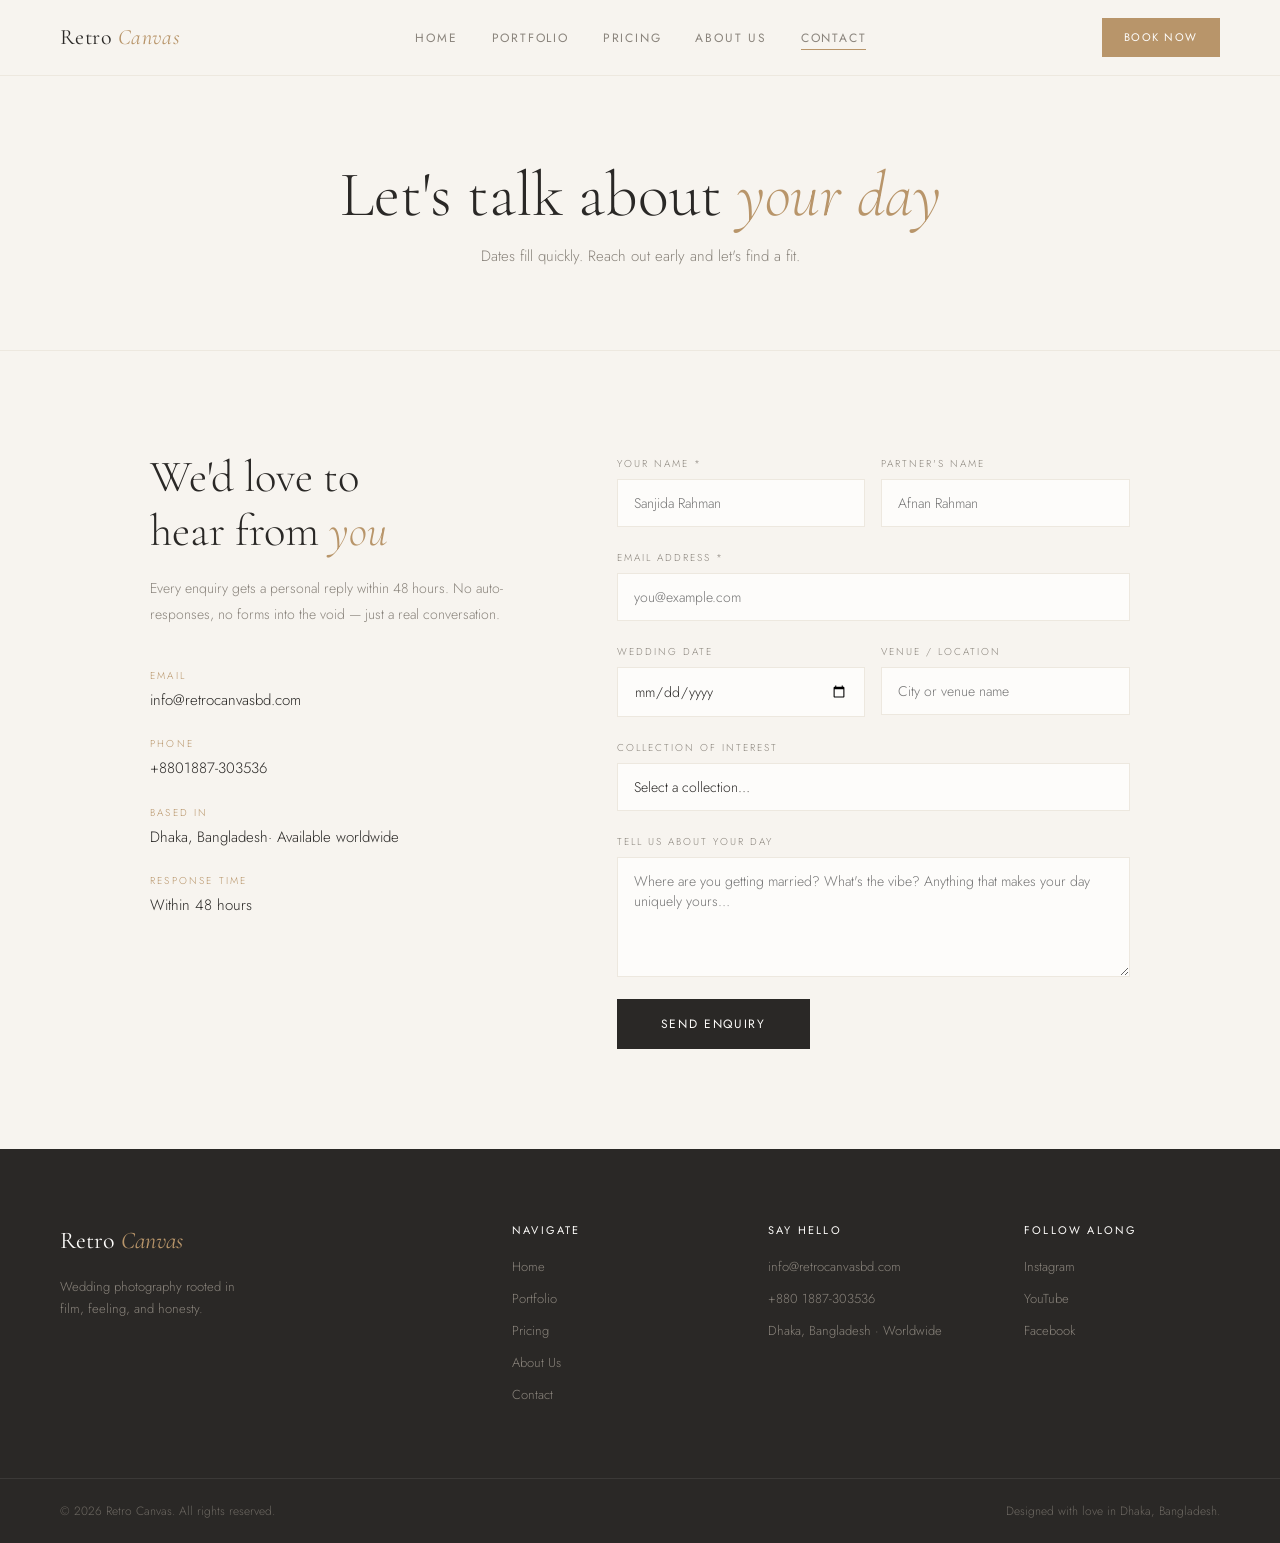
<file: pages/contact.html>
<!DOCTYPE html>
<html lang="en">
<head>
  <meta charset="UTF-8" />
  <meta name="viewport" content="width=device-width, initial-scale=1.0"/>
  <title>Contact & Booking — Retro Canvas Wedding Photography</title>
  <link rel="preconnect" href="https://fonts.googleapis.com">
  <link rel="preconnect" href="https://fonts.gstatic.com" crossorigin>
  <link href="https://fonts.googleapis.com/css2?family=Cormorant+Garamond:ital,wght@0,300;0,400;1,400&family=Jost:wght@300;400;500&display=swap" rel="stylesheet">

  <link rel="stylesheet" href="../css/global.css" />
  <link rel="stylesheet" href="../css/pages.css" />
</head>
<body>

  <nav id="main-nav" class="solid">
    <a class="nav-logo" href="../index.html">Retro <span>Canvas</span></a>
    <button class="nav-toggle" id="nav-toggle" aria-label="Open menu">&#9776;</button>
    <ul class="nav-links" id="nav-links">
      <li><a href="../index.html">Home</a></li>
      <li><a href="portfolio.html">Portfolio</a></li>
      <li><a href="pricing.html">Pricing</a></li>
      <li><a href="about.html">About Us</a></li>
      <li><a href="contact.html" class="active">Contact</a></li>
    </ul>
    <a class="nav-cta" href="booking.html">Book Now</a>
  </nav>

  <!-- ============================================================
    PAGE HEADER — CUSTOMIZE: heading and subtitle
  ============================================================ -->
  <div class="page-banner">
    <h1>Let's talk about <em>your day</em></h1>
    <p>Dates fill quickly. Reach out early and let's find a fit.</p>
  </div>

  <div class="contact-layout">

    <!-- ============================================================
      CONTACT INFO — CUSTOMIZE: email, phone, location, response time
    ============================================================ -->
    <div class="contact-info-block">
      <h2>We'd love to<br>hear from <em>you</em></h2>
      <p>Every enquiry gets a personal reply within 48 hours. No auto-responses, no forms into the void — just a real conversation.</p>

      <div class="contact-details">
        <div class="cd-item">
          <span class="cd-label">Email</span>
          <!-- CUSTOMIZE: Your email -->
          <span class="cd-value">info@retrocanvasbd.com</span>
        </div>
        <div class="cd-item">
          <span class="cd-label">Phone</span>
          <!-- CUSTOMIZE: Your phone number -->
          <span class="cd-value">+8801887-303536</span>
        </div>
        <div class="cd-item">
          <span class="cd-label">Based in</span>
          <!-- CUSTOMIZE: Your location -->
          <span class="cd-value">Dhaka, Bangladesh· Available worldwide</span>
        </div>
        <div class="cd-item">
          <span class="cd-label">Response time</span>
          <span class="cd-value">Within 48 hours</span>
        </div>
      </div>
    </div>

    <!-- ============================================================
      CONTACT FORM
      To hook up real email sending, see js/contact.js for instructions.
      CUSTOMIZE: form fields, labels, select options below
    ============================================================ -->
    <div class="contact-form" id="contact-form">

      <div class="form-row">
        <div class="form-group">
          <label class="form-label">Your name *</label>
          <input class="form-input" type="text" placeholder="Sanjida Rahman" required />
        </div>
        <div class="form-group">
          <label class="form-label">Partner's name</label>
          <input class="form-input" type="text" placeholder="Afnan Rahman" />
        </div>
      </div>

      <div class="form-group">
        <label class="form-label">Email address *</label>
        <input class="form-input" type="email" placeholder="you@example.com" required />
      </div>

      <div class="form-row">
        <div class="form-group">
          <label class="form-label">Wedding date</label>
          <input class="form-input" type="date" />
        </div>
        <div class="form-group">
          <label class="form-label">Venue / Location</label>
          <input class="form-input" type="text" placeholder="City or venue name" />
        </div>
      </div>

      <div class="form-group">
  <label class="form-label">Collection of interest</label>
  <select class="form-select">
    <option value="">Select a collection…</option>

    <optgroup label="Essential">
      <option>Bloom — BDT 16,000</option>
      <option>Grace — BDT 24,000</option>
      <option>Eternity — BDT 32,000</option>
    </optgroup>

    <optgroup label="Signature (with Afnan)">
      <option>Standard — BDT 28,000</option>
      <option>Platinum — BDT 36,000</option>
      <option>Signature — BDT 44,000</option>
      <option>Premium — BDT 60,000</option>
    </optgroup>

    <optgroup label="Sanatan Vivaha ">
      <option>Mangalya — BDT 25,000</option>
      <option>Saptapadi — BDT 50,000</option>
      <option>Divya — BDT 60,000 (with Afnan)</option>
      <option>Swarnim — BDT 80,000 (with Afnan)</option>
    </optgroup>

    <optgroup label="Heirloom (with Afnan)">
      <option>Documentary &amp; Story Telling — BDT 80,000</option>
      <option>Destination Wedding — BDT 1,20,000</option>
    </optgroup>

    <optgroup label="Prelude (Pre/Post-Wedding)">
      <option>Classic — BDT 12,000</option>
      <option>Prestige — BDT 25,000 (with Afnan)</option>
    </optgroup>

    <option>Not sure yet</option>
  </select>
</div>

      <div class="form-group">
        <label class="form-label">Tell us about your day</label>
        <textarea class="form-textarea" placeholder="Where are you getting married? What's the vibe? Anything that makes your day uniquely yours…"></textarea>
      </div>

      <button class="form-submit" type="button" onclick="sendEnquiry()">Send enquiry</button>
      <div class="form-success" id="form-success">
        ✦ &nbsp;Thank you — we'll be in touch within 48 hours.
      </div>

    </div>
  </div>

  <!-- FOOTER -->
  <footer id="site-footer">
    <div class="footer-top">
      <div class="footer-brand">
        <a class="footer-logo" href="../index.html">Retro <span>Canvas</span></a>
        <p>Wedding photography rooted in<br>film, feeling, and honesty.</p>
      </div>
      <div class="footer-nav">
        <strong>Navigate</strong>
        <a href="../index.html">Home</a>
        <a href="portfolio.html">Portfolio</a>
        <a href="pricing.html">Pricing</a>
        <a href="about.html">About Us</a>
        <a href="contact.html">Contact</a>
      </div>
      <div class="footer-contact">
        <strong>Say Hello</strong>
        <a href="mailto:info@retrocanvasbd.com">info@retrocanvasbd.com</a>
        <a href="tel:+8801887303536">+880 1887-303536</a>
        <span>Dhaka, Bangladesh · Worldwide</span>
      </div>
      <div class="footer-social">
        <strong>Follow Along</strong>
         <a href="https://www.instagram.com/retrocanvas.bd" target="_blank">Instagram</a>
        <a href="https://www.youtube.com/@RetroCanvas" target="_blank">YouTube</a>
        <a href="https://www.facebook.com/RetroCanvasStudio" target="_blank">Facebook</a>
      </div>
    </div>
    <div class="footer-bottom">
      <span>© 2026 Retro Canvas. All rights reserved.</span>
      <span>Designed with love in Dhaka, Bangladesh.</span>
    </div>
  </footer>

  <script src="../js/nav.js"></script>
  <script src="../js/contact.js"></script>
</body>
</html>
</file>
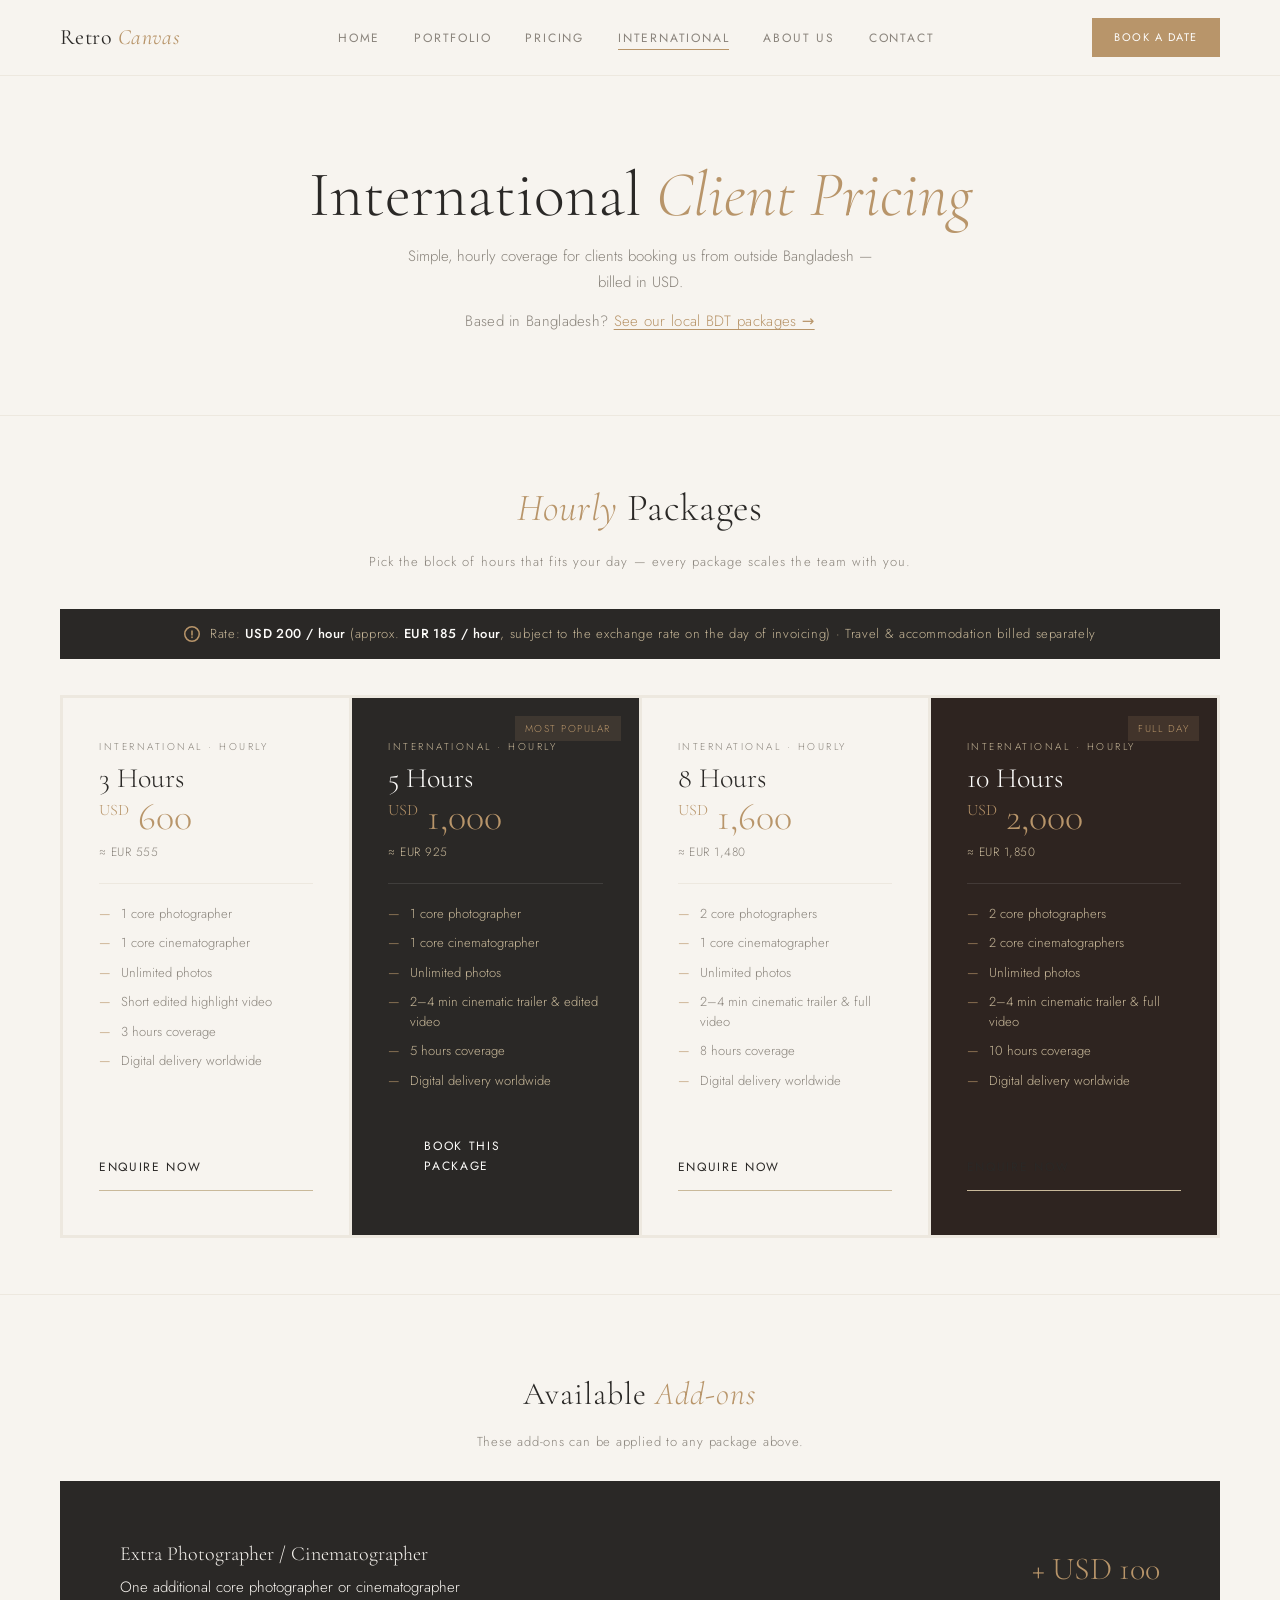
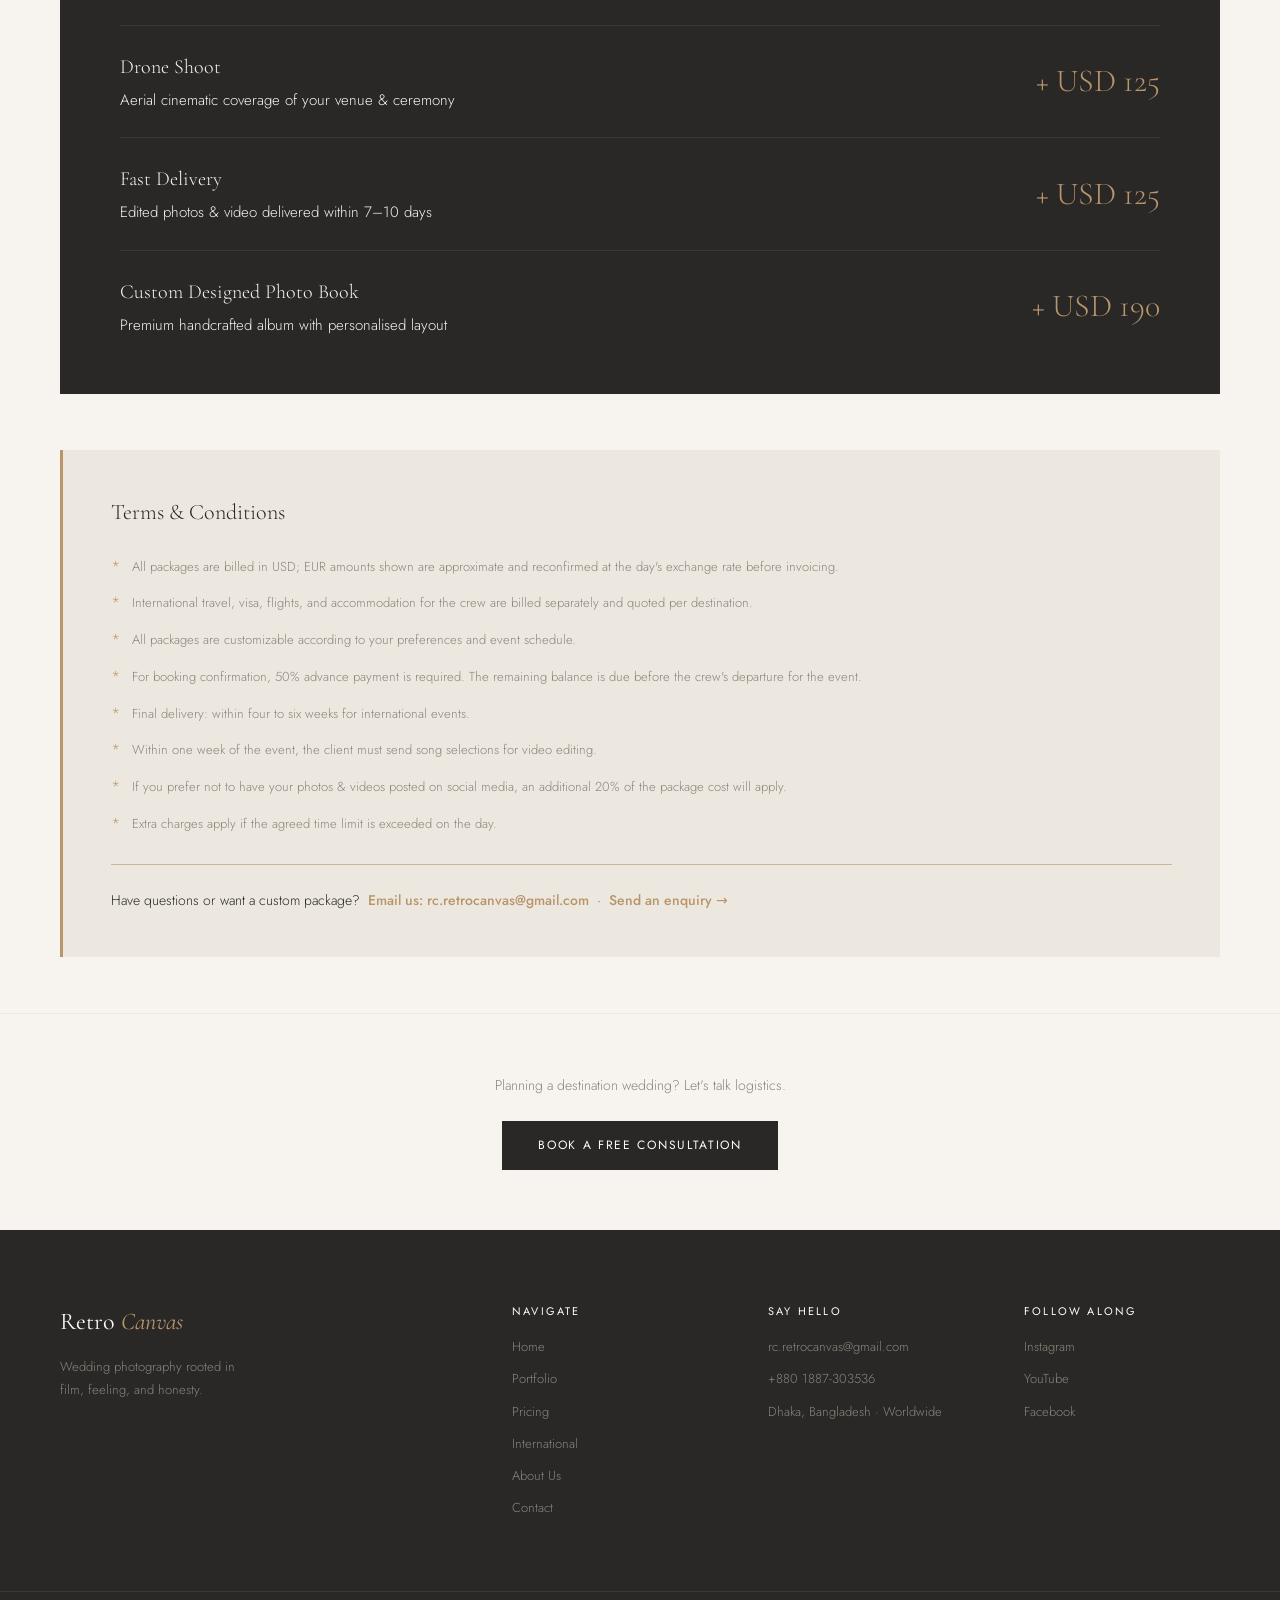
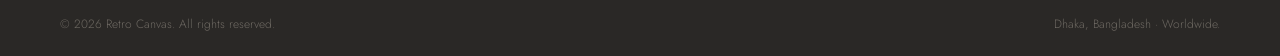
<file: pages/international.html>
<!DOCTYPE html>
<html lang="en">
<head>
  <meta charset="UTF-8" />
  <meta name="viewport" content="width=device-width, initial-scale=1.0"/>
  <title>International Client Pricing — Retro Canvas Wedding Photography</title>
  <link rel="preconnect" href="https://fonts.googleapis.com">
  <link rel="preconnect" href="https://fonts.gstatic.com" crossorigin>
  <link href="https://fonts.googleapis.com/css2?family=Cormorant+Garamond:ital,wght@0,300;0,400;1,400&family=Jost:wght@300;400;500&display=swap" rel="stylesheet">

  <link rel="stylesheet" href="../css/global.css" />
  <link rel="stylesheet" href="../css/pages.css" />
</head>
<body>

  <nav id="main-nav" class="solid">
    <a class="nav-logo" href="../index.html">Retro <span>Canvas</span></a>
    <button class="nav-toggle" id="nav-toggle" aria-label="Open menu">&#9776;</button>
    <ul class="nav-links" id="nav-links">
      <li><a href="../index.html">Home</a></li>
      <li><a href="portfolio.html">Portfolio</a></li>
      <li><a href="pricing.html">Pricing</a></li>
      <li><a href="international.html" class="active">International</a></li>
      <li><a href="about.html">About Us</a></li>
      <li><a href="contact.html">Contact</a></li>
    </ul>
    <a class="nav-cta" href="contact.html">Book a Date</a>
  </nav>

  <div class="page-banner">
    <h1>International <em>Client Pricing</em></h1>
    <p>Simple, hourly coverage for clients booking us from outside Bangladesh — billed in USD.</p>
    <p class="page-banner-note">Based in Bangladesh? <a href="pricing.html">See our local BDT packages &rarr;</a></p>
  </div>

  <!-- ══════════════════════════════════════════════════════
       INTERNATIONAL — HOURLY PACKAGES
  ══════════════════════════════════════════════════════ -->
  <section class="pkg-category" id="international">

    <h2 class="pkg-section-title"><em>Hourly</em> Packages</h2>
    <p class="pkg-section-sub">Pick the block of hours that fits your day — every package scales the team with you.</p>

    <div class="pkg-shoot-notice">
      <svg width="16" height="16" viewBox="0 0 16 16" fill="none">
        <circle cx="8" cy="8" r="7.25" stroke="currentColor" stroke-width="1.5"/>
        <path d="M8 5v4M8 11v.5" stroke="currentColor" stroke-width="1.5" stroke-linecap="round"/>
      </svg>
      <span>Rate: <strong>USD 200 / hour</strong> (approx. <strong>EUR 185 / hour</strong>, subject to the exchange rate on the day of invoicing) &middot; Travel &amp; accommodation billed separately</span>
    </div>

    <div class="pkg-grid-4">

      <!-- 3 Hours -->
      <div class="pkg-card">
        <div class="pkg-tier">International · Hourly</div>
        <div class="pkg-name">3 Hours</div>
        <div class="pkg-price"><span>USD</span> 600</div>
        <div class="pkg-price-alt">&asymp; EUR 555</div>
        <hr class="pkg-divider"/>
        <ul class="pkg-features">
          <li>1 core photographer</li>
          <li>1 core cinematographer</li>
          <li>Unlimited photos</li>
          <li>Short edited highlight video</li>
          <li>3 hours coverage</li>
          <li>Digital delivery worldwide</li>
        </ul>
        <a class="btn-ghost" href="contact.html">Enquire now</a>
      </div>

      <!-- 5 Hours -->
      <div class="pkg-card dark">
        <div class="pkg-badge">Most Popular</div>
        <div class="pkg-tier">International · Hourly</div>
        <div class="pkg-name">5 Hours</div>
        <div class="pkg-price"><span>USD</span> 1,000</div>
        <div class="pkg-price-alt">&asymp; EUR 925</div>
        <hr class="pkg-divider"/>
        <ul class="pkg-features">
          <li>1 core photographer</li>
          <li>1 core cinematographer</li>
          <li>Unlimited photos</li>
          <li>2–4 min cinematic trailer &amp; edited video</li>
          <li>5 hours coverage</li>
          <li>Digital delivery worldwide</li>
        </ul>
        <a class="btn-primary" href="contact.html">Book this package</a>
      </div>

      <!-- 8 Hours -->
      <div class="pkg-card">
        <div class="pkg-tier">International · Hourly</div>
        <div class="pkg-name">8 Hours</div>
        <div class="pkg-price"><span>USD</span> 1,600</div>
        <div class="pkg-price-alt">&asymp; EUR 1,480</div>
        <hr class="pkg-divider"/>
        <ul class="pkg-features">
          <li>2 core photographers</li>
          <li>1 core cinematographer</li>
          <li>Unlimited photos</li>
          <li>2–4 min cinematic trailer &amp; full video</li>
          <li>8 hours coverage</li>
          <li>Digital delivery worldwide</li>
        </ul>
        <a class="btn-ghost" href="contact.html">Enquire now</a>
      </div>

      <!-- 10 Hours -->
      <div class="pkg-card accent-bg">
        <div class="pkg-badge">Full Day</div>
        <div class="pkg-tier">International · Hourly</div>
        <div class="pkg-name">10 Hours</div>
        <div class="pkg-price"><span>USD</span> 2,000</div>
        <div class="pkg-price-alt">&asymp; EUR 1,850</div>
        <hr class="pkg-divider"/>
        <ul class="pkg-features">
          <li>2 core photographers</li>
          <li>2 core cinematographers</li>
          <li>Unlimited photos</li>
          <li>2–4 min cinematic trailer &amp; full video</li>
          <li>10 hours coverage</li>
          <li>Digital delivery worldwide</li>
        </ul>
        <a class="btn-ghost" href="contact.html">Enquire now</a>
      </div>

    </div>
  </section>

  <!-- ══════════════════════════════════════════════════════
       AVAILABLE ADD-ONS
  ══════════════════════════════════════════════════════ -->
  <div class="addon-section-label">
    <span>Available <em>Add-ons</em></span>
    <p>These add-ons can be applied to any package above.</p>
  </div>

  <div class="addon-strip">
    <div class="addon-strip-item">
      <div class="addon-strip-text">
        <strong>Extra Photographer / Cinematographer</strong>
        One additional core photographer or cinematographer
      </div>
      <div class="addon-strip-price">+ USD 100</div>
    </div>
    <div class="addon-strip-divider"></div>
    <div class="addon-strip-item">
      <div class="addon-strip-text">
        <strong>Drone Shoot</strong>
        Aerial cinematic coverage of your venue &amp; ceremony
      </div>
      <div class="addon-strip-price">+ USD 125</div>
    </div>
    <div class="addon-strip-divider"></div>
    <div class="addon-strip-item">
      <div class="addon-strip-text">
        <strong>Fast Delivery</strong>
        Edited photos &amp; video delivered within 7–10 days
      </div>
      <div class="addon-strip-price">+ USD 125</div>
    </div>
    <div class="addon-strip-divider"></div>
    <div class="addon-strip-item">
      <div class="addon-strip-text">
        <strong>Custom Designed Photo Book</strong>
        Premium handcrafted album with personalised layout
      </div>
      <div class="addon-strip-price">+ USD 190</div>
    </div>
  </div>

  <!-- ══════════════════════════════════════════════════════
       TERMS & CONDITIONS — international clients
  ══════════════════════════════════════════════════════ -->
  <div class="terms-section">
    <h3>Terms &amp; Conditions</h3>
    <ul class="terms-list">
      <li>All packages are billed in USD; EUR amounts shown are approximate and reconfirmed at the day's exchange rate before invoicing.</li>
      <li>International travel, visa, flights, and accommodation for the crew are billed separately and quoted per destination.</li>
      <li>All packages are customizable according to your preferences and event schedule.</li>
      <li>For booking confirmation, 50% advance payment is required. The remaining balance is due before the crew's departure for the event.</li>
      <li>Final delivery: within four to six weeks for international events.</li>
      <li>Within one week of the event, the client must send song selections for video editing.</li>
      <li>If you prefer not to have your photos &amp; videos posted on social media, an additional 20% of the package cost will apply.</li>
      <li>Extra charges apply if the agreed time limit is exceeded on the day.</li>
    </ul>
    <div class="terms-contact">
      Have questions or want a custom package?
      <a href="mailto:rc.retrocanvas@gmail.com">&nbsp;Email us: rc.retrocanvas@gmail.com</a>
      &nbsp;·&nbsp;
      <a href="contact.html">Send an enquiry &rarr;</a>
    </div>
  </div>

  <!-- Bottom CTA -->
  <div class="pricing-bottom-cta">
    <p>Planning a destination wedding? Let's talk logistics.</p>
    <a class="btn-primary" href="contact.html">Book a free consultation</a>
  </div>

  <!-- FOOTER -->
  <footer id="site-footer">
    <div class="footer-top">
      <div class="footer-brand">
        <a class="footer-logo" href="../index.html">Retro <span>Canvas</span></a>
        <p>Wedding photography rooted in<br>film, feeling, and honesty.</p>
      </div>
      <div class="footer-nav">
        <strong>Navigate</strong>
        <a href="../index.html">Home</a>
        <a href="portfolio.html">Portfolio</a>
        <a href="pricing.html">Pricing</a>
        <a href="international.html">International</a>
        <a href="about.html">About Us</a>
        <a href="contact.html">Contact</a>
      </div>
      <div class="footer-contact">
        <strong>Say Hello</strong>
        <a href="mailto:rc.retrocanvas@gmail.com">rc.retrocanvas@gmail.com</a>
        <a href="tel:+8801887303536">+880 1887-303536</a>
        <span>Dhaka, Bangladesh · Worldwide</span>
      </div>
      <div class="footer-social">
        <strong>Follow Along</strong>
        <a href="https://www.instagram.com/retrocanvas.bd" target="_blank">Instagram</a>
        <a href="https://www.youtube.com/@RetroCanvas" target="_blank">YouTube</a>
        <a href="https://www.facebook.com/RetroCanvasStudio" target="_blank">Facebook</a>
      </div>
    </div>
    <div class="footer-bottom">
      <span>© 2026 Retro Canvas. All rights reserved.</span>
      <span>Dhaka, Bangladesh · Worldwide.</span>
    </div>
  </footer>

  <script src="../js/nav.js"></script>
</body>
</html>
</file>
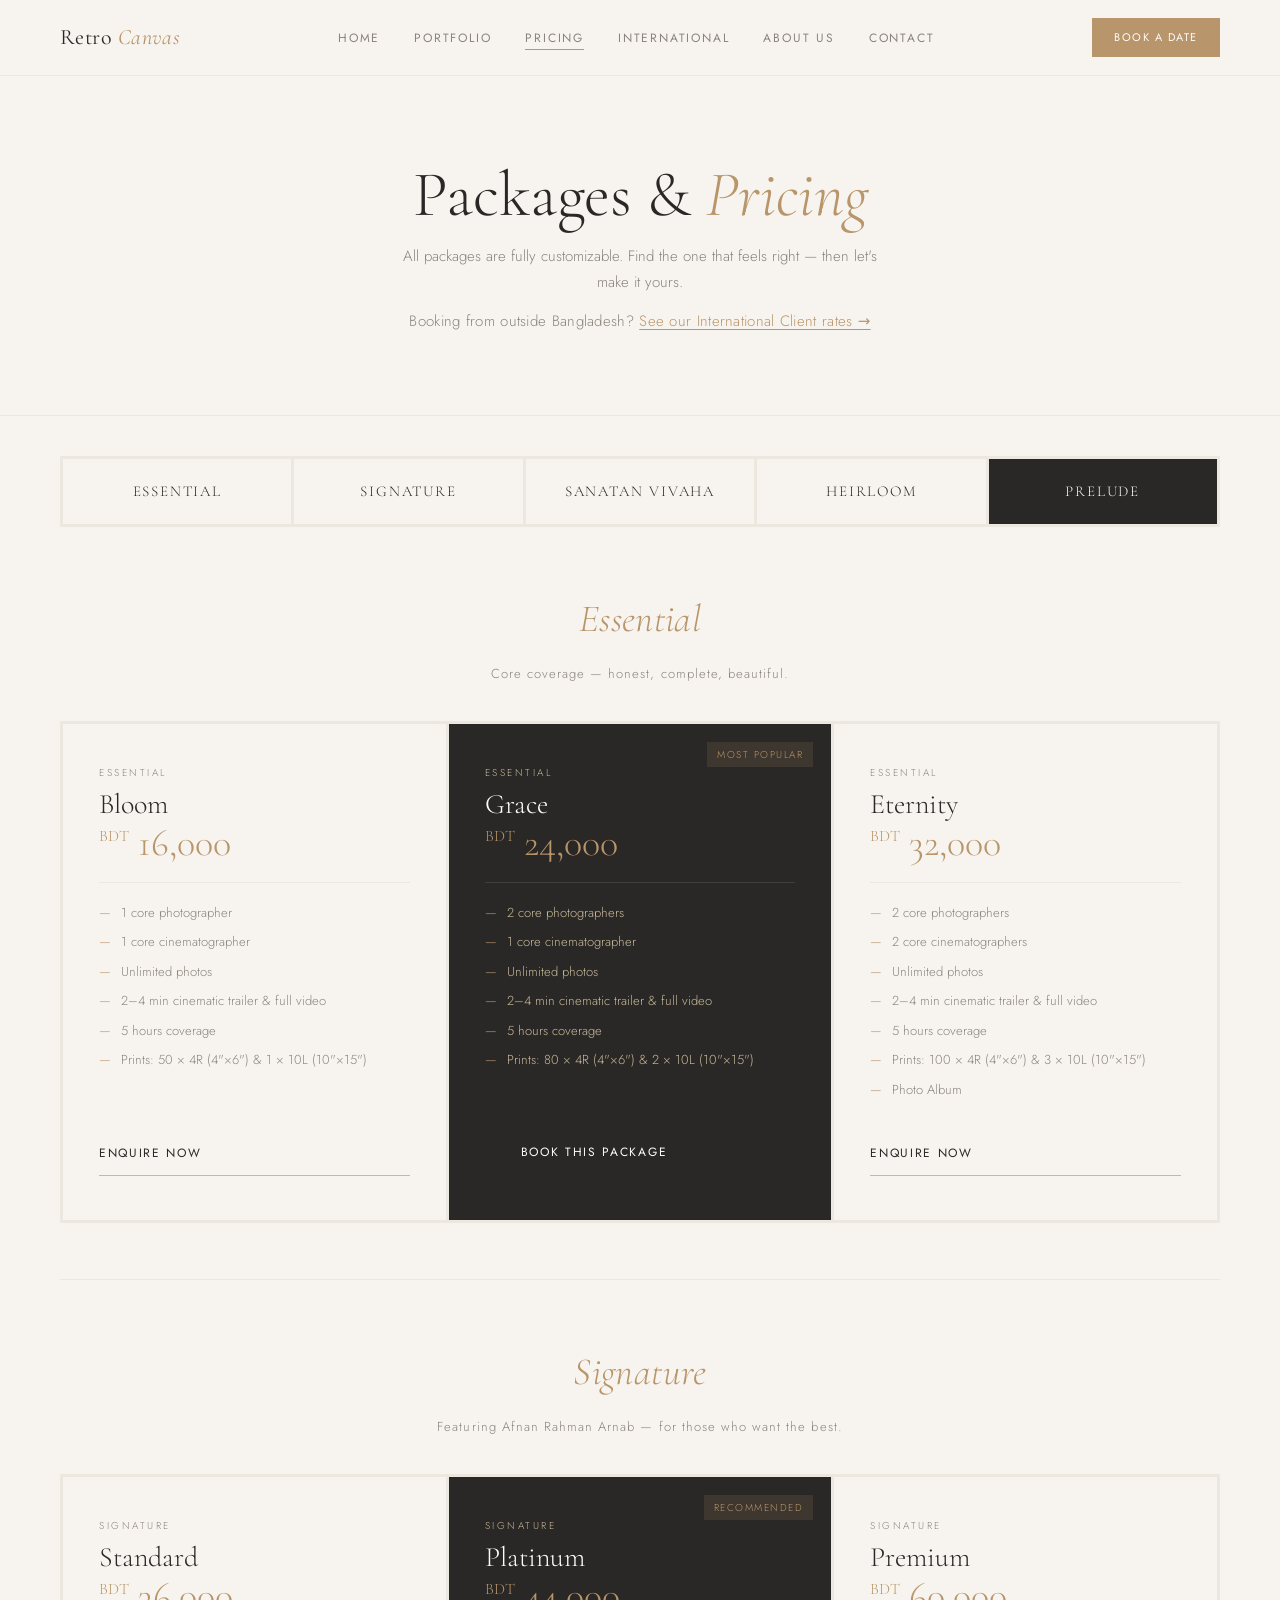
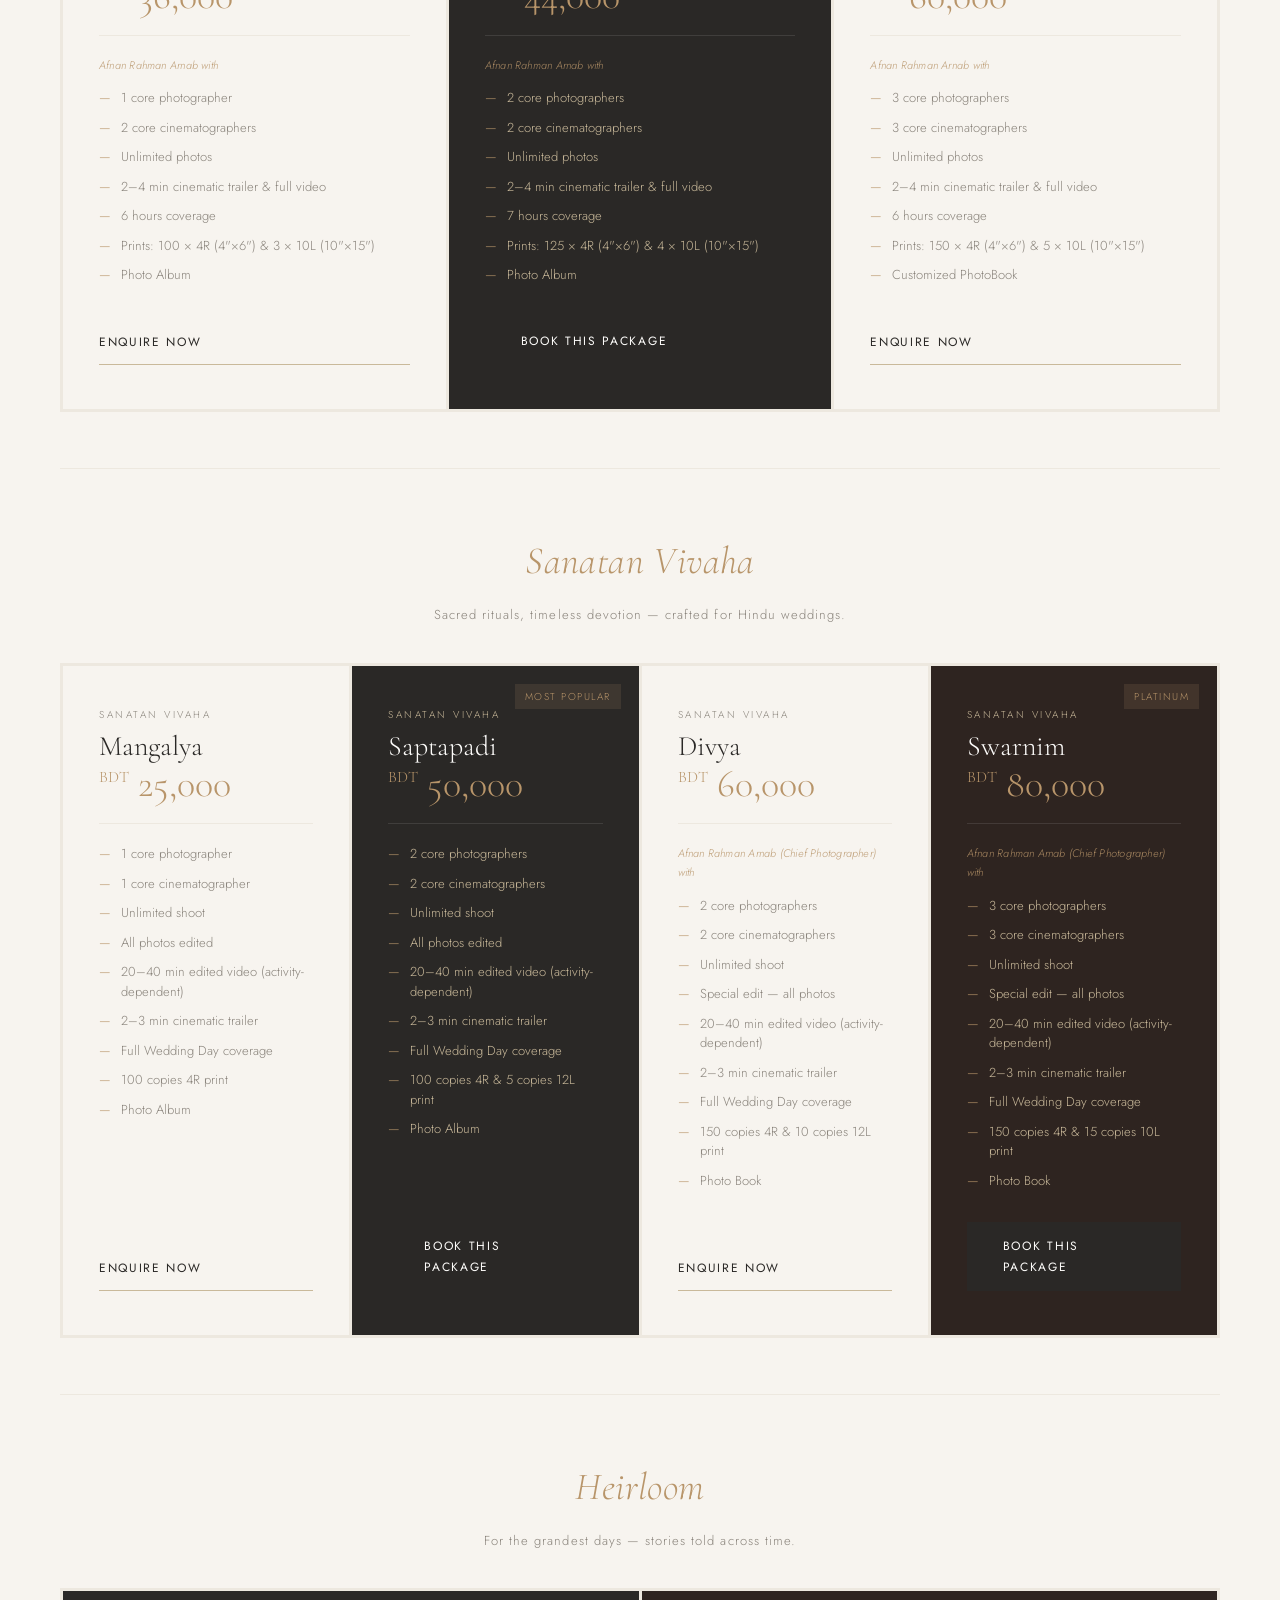
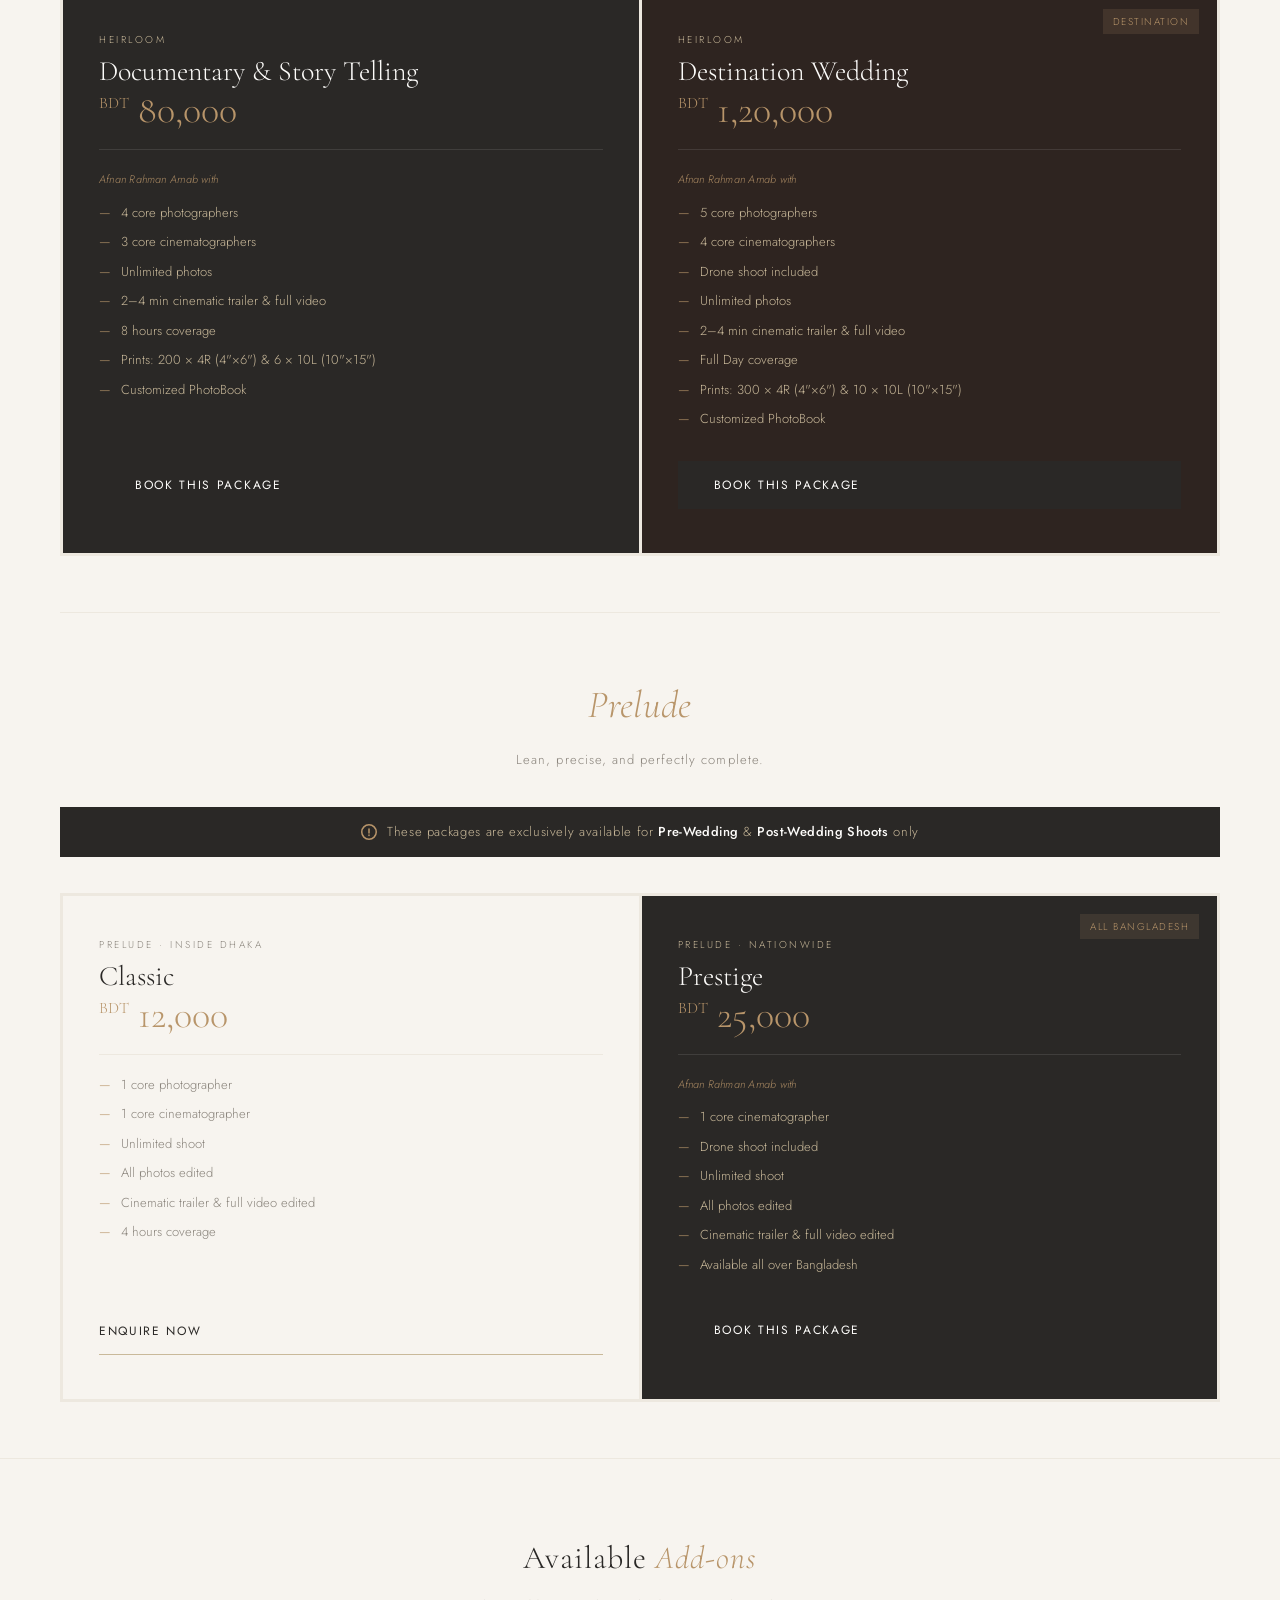
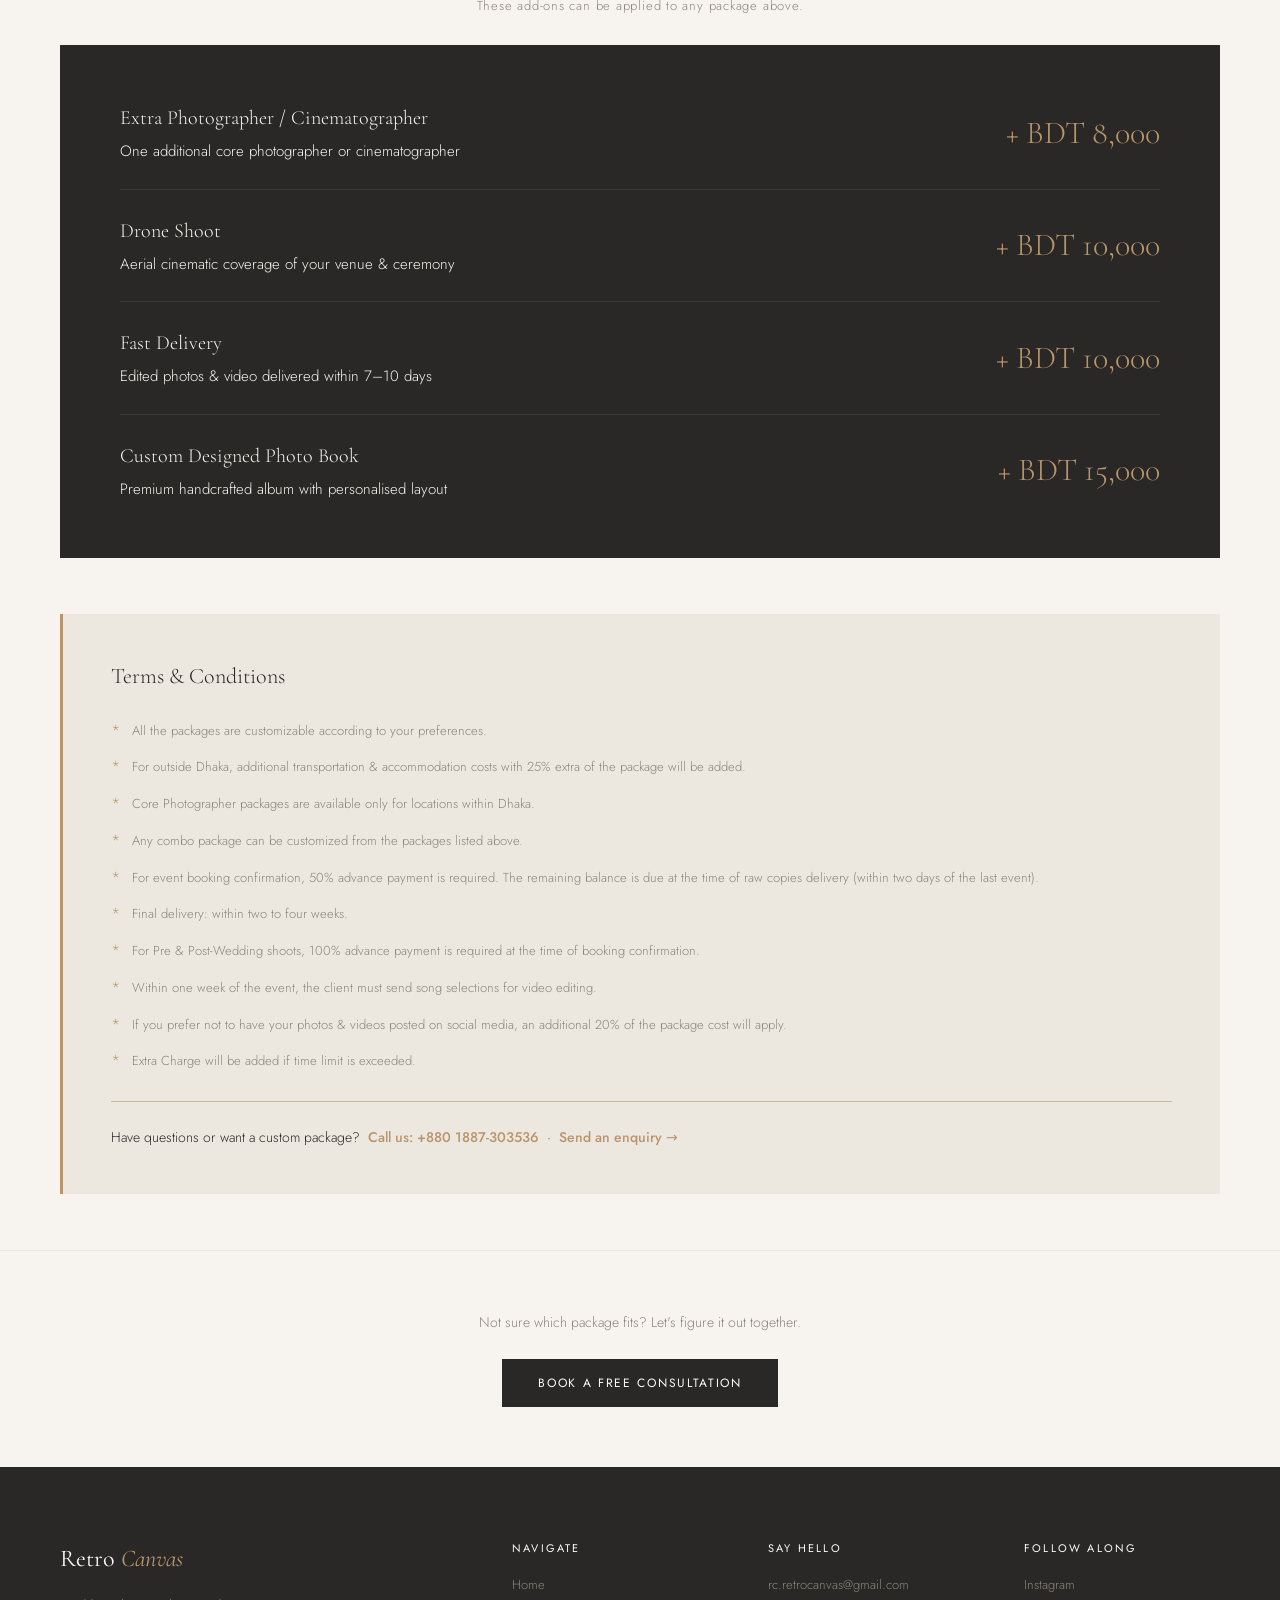
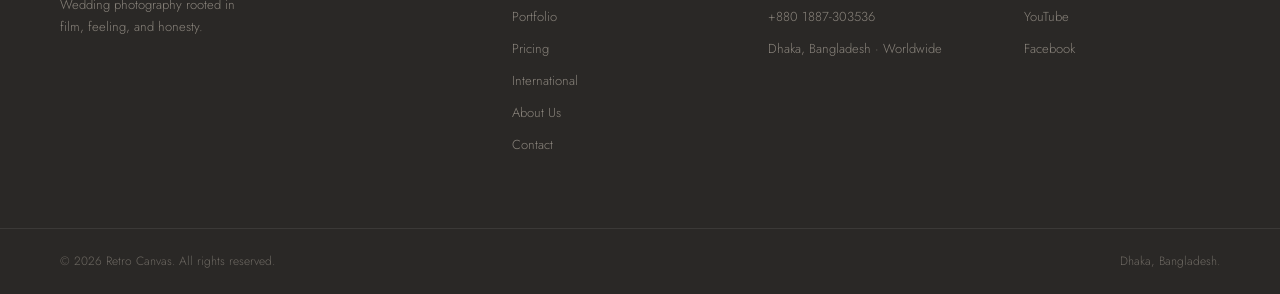
<file: pages/pricing.html>
<!DOCTYPE html>
<html lang="en">
<head>
  <meta charset="UTF-8" />
  <meta name="viewport" content="width=device-width, initial-scale=1.0"/>
  <title>Pricing & Packages — Retro Canvas Wedding Photography</title>
  <link rel="preconnect" href="https://fonts.googleapis.com">
  <link rel="preconnect" href="https://fonts.gstatic.com" crossorigin>
  <link href="https://fonts.googleapis.com/css2?family=Cormorant+Garamond:ital,wght@0,300;0,400;1,400&family=Jost:wght@300;400;500&display=swap" rel="stylesheet">

  <link rel="stylesheet" href="../css/global.css" />
  <link rel="stylesheet" href="../css/pages.css" />
</head>
<body>

  <nav id="main-nav" class="solid">
    <a class="nav-logo" href="../index.html">Retro <span>Canvas</span></a>
    <button class="nav-toggle" id="nav-toggle" aria-label="Open menu">&#9776;</button>
    <ul class="nav-links" id="nav-links">
      <li><a href="../index.html">Home</a></li>
      <li><a href="portfolio.html">Portfolio</a></li>
      <li><a href="pricing.html" class="active">Pricing</a></li>
      <li><a href="international.html">International</a></li>
      <li><a href="about.html">About Us</a></li>
      <li><a href="contact.html">Contact</a></li>
    </ul>
    <a class="nav-cta" href="contact.html">Book a Date</a>
  </nav>

  <div class="page-banner">
    <h1>Packages &amp; <em>Pricing</em></h1>
    <p>All packages are fully customizable. Find the one that feels right — then let's make it yours.</p>
    <p class="page-banner-note">Booking from outside Bangladesh? <a href="international.html">See our International Client rates &rarr;</a></p>
  </div>

  <!-- CATEGORY NAV -->
  <nav class="category-tabs" aria-label="Jump to package category">
    <a class="cat-tab" href="#essential">Essential</a>
    <a class="cat-tab" href="#signature">Signature</a>
    <a class="cat-tab" href="#sanatan">Sanatan Vivaha</a>
    <a class="cat-tab" href="#heirloom">Heirloom</a>
    <a class="cat-tab" href="#prelude">Prelude</a>
  </nav>

  <!-- ══════════════════════════════════════════════════════
       ESSENTIAL
  ══════════════════════════════════════════════════════ -->
  <section class="pkg-category" id="essential">
    <h2 class="pkg-section-title"><em>Essential</em></h2>
    <p class="pkg-section-sub">Core coverage — honest, complete, beautiful.</p>
    <div class="pkg-grid-3">

      <div class="pkg-card">
        <div class="pkg-tier">Essential</div>
        <div class="pkg-name">Bloom</div>
        <div class="pkg-price"><span>BDT</span> 16,000</div>
        <hr class="pkg-divider"/>
        <ul class="pkg-features">
          <li>1 core photographer</li>
          <li>1 core cinematographer</li>
          <li>Unlimited photos</li>
          <li>2–4 min cinematic trailer &amp; full video</li>
          <li>5 hours coverage</li>
          <li>Prints: 50 × 4R (4"×6") &amp; 1 × 10L (10"×15")</li>
        </ul>
        <a class="btn-ghost" href="contact.html">Enquire now</a>
      </div>

      <div class="pkg-card dark">
        <div class="pkg-badge">Most Popular</div>
        <div class="pkg-tier">Essential</div>
        <div class="pkg-name">Grace</div>
        <div class="pkg-price"><span>BDT</span> 24,000</div>
        <hr class="pkg-divider"/>
        <ul class="pkg-features">
          <li>2 core photographers</li>
          <li>1 core cinematographer</li>
          <li>Unlimited photos</li>
          <li>2–4 min cinematic trailer &amp; full video</li>
          <li>5 hours coverage</li>
          <li>Prints: 80 × 4R (4"×6") &amp; 2 × 10L (10"×15")</li>
        </ul>
        <a class="btn-primary" href="contact.html">Book this package</a>
      </div>

      <div class="pkg-card">
        <div class="pkg-tier">Essential</div>
        <div class="pkg-name">Eternity</div>
        <div class="pkg-price"><span>BDT</span> 32,000</div>
        <hr class="pkg-divider"/>
        <ul class="pkg-features">
          <li>2 core photographers</li>
          <li>2 core cinematographers</li>
          <li>Unlimited photos</li>
          <li>2–4 min cinematic trailer &amp; full video</li>
          <li>5 hours coverage</li>
          <li>Prints: 100 × 4R (4"×6") &amp; 3 × 10L (10"×15")</li>
          <li>Photo Album</li>
        </ul>
        <a class="btn-ghost" href="contact.html">Enquire now</a>
      </div>

    </div>
  </section>

  <hr class="section-divider"/>

  <!-- ══════════════════════════════════════════════════════
       SIGNATURE
  ══════════════════════════════════════════════════════ -->
  <section class="pkg-category" id="signature">
    <h2 class="pkg-section-title"><em>Signature</em></h2>
    <p class="pkg-section-sub">Featuring Afnan Rahman Arnab — for those who want the best.</p>
    <div class="pkg-grid-3">

      <div class="pkg-card">
        
        <div class="pkg-tier">Signature</div>
        <div class="pkg-name">Standard</div>
        <div class="pkg-price"><span>BDT</span> 36,000</div>
        <hr class="pkg-divider"/>
        <p class="pkg-arnab">Afnan Rahman Arnab with</p>
        <ul class="pkg-features">
          <li>1 core photographer</li>
          <li>2 core cinematographers</li>
          <li>Unlimited photos</li>
          <li>2–4 min cinematic trailer &amp; full video</li>
          <li>6 hours coverage</li>
          <li>Prints: 100 × 4R (4"×6") &amp; 3 × 10L (10"×15")</li>
          <li>Photo Album</li>
        </ul>
        <a class="btn-ghost" href="contact.html">Enquire now</a>
      </div>

      <div class="pkg-card dark">
        <div class="pkg-badge">Recommended</div>
        <div class="pkg-tier">Signature</div>
        <div class="pkg-name">Platinum</div>
        <div class="pkg-price"><span>BDT</span> 44,000</div>
        <hr class="pkg-divider"/>
        <p class="pkg-arnab">Afnan Rahman Arnab with</p>
        <ul class="pkg-features">
          <li>2 core photographers</li>
          <li>2 core cinematographers</li>
          <li>Unlimited photos</li>
          <li>2–4 min cinematic trailer &amp; full video</li>
          <li>7 hours coverage</li>
          <li>Prints: 125 × 4R (4"×6") &amp; 4 × 10L (10"×15")</li>
          <li>Photo Album</li>
        </ul>
        <a class="btn-primary" href="contact.html">Book this package</a>
      </div>

      <div class="pkg-card">
        <div class="pkg-tier">Signature</div>
        <div class="pkg-name">Premium</div>
        <div class="pkg-price"><span>BDT</span> 60,000</div>
        <hr class="pkg-divider"/>
        <p class="pkg-arnab">Afnan Rahman Arnab with</p>
        <ul class="pkg-features">
          <li>3 core photographers</li>
          <li>3 core cinematographers</li>
          <li>Unlimited photos</li>
          <li>2–4 min cinematic trailer &amp; full video</li>
          <li>6 hours coverage</li>
          <li>Prints: 150 × 4R (4"×6") &amp; 5 × 10L (10"×15")</li>
          <li>Customized PhotoBook</li>
        </ul>
        <a class="btn-ghost" href="contact.html">Enquire now</a>
      </div>

    </div>
  </section>

  <hr class="section-divider"/>

  <!-- ══════════════════════════════════════════════════════
     SANATAN VIVAHA PACKAGES
══════════════════════════════════════════════════════ -->
<section class="pkg-category" id="sanatan">

  <h2 class="pkg-section-title"><em>Sanatan Vivaha</em></h2>
  <p class="pkg-section-sub">Sacred rituals, timeless devotion — crafted for Hindu weddings.</p>

  <div class="pkg-grid-4">

    <!-- Mangalya -->
    <div class="pkg-card">
      <div class="pkg-tier">Sanatan Vivaha</div>
      <div class="pkg-name">Mangalya</div>
      <div class="pkg-price"><span>BDT</span> 25,000</div>
      <hr class="pkg-divider"/>
      <ul class="pkg-features">
        <li>1 core photographer</li>
        <li>1 core cinematographer</li>
        <li>Unlimited shoot</li>
        <li>All photos edited</li>
        <li>20–40 min edited video (activity-dependent)</li>
        <li>2–3 min cinematic trailer</li>
        <li>Full Wedding Day coverage</li>
        <li>100 copies 4R print</li>
        <li>Photo Album</li>
      </ul>
      <a class="btn-ghost" href="contact.html">Enquire now</a>
    </div>

    <!-- Saptapadi — featured -->
    <div class="pkg-card dark">
      <div class="pkg-badge">Most Popular</div>
      <div class="pkg-tier">Sanatan Vivaha</div>
      <div class="pkg-name">Saptapadi</div>
      <div class="pkg-price"><span>BDT</span> 50,000</div>
      <hr class="pkg-divider"/>
      <ul class="pkg-features">
        <li>2 core photographers</li>
        <li>2 core cinematographers</li>
        <li>Unlimited shoot</li>
        <li>All photos edited</li>
        <li>20–40 min edited video (activity-dependent)</li>
        <li>2–3 min cinematic trailer</li>
        <li>Full Wedding Day coverage</li>
        <li>100 copies 4R &amp; 5 copies 12L print</li>
        <li>Photo Album</li>
      </ul>
      <a class="btn-primary" href="contact.html">Book this package</a>
    </div>

    <!-- Divya -->
    <div class="pkg-card">
      <div class="pkg-tier">Sanatan Vivaha</div>
      <div class="pkg-name">Divya</div>
      <div class="pkg-price"><span>BDT</span> 60,000</div>
      <hr class="pkg-divider"/>
      <p class="pkg-arnab">Afnan Rahman Arnab (Chief Photographer) with</p>
      <ul class="pkg-features">
        <li>2 core photographers</li>
        <li>2 core cinematographers</li>
        <li>Unlimited shoot</li>
        <li>Special edit — all photos</li>
        <li>20–40 min edited video (activity-dependent)</li>
        <li>2–3 min cinematic trailer</li>
        <li>Full Wedding Day coverage</li>
        <li>150 copies 4R &amp; 10 copies 12L print</li>
        <li>Photo Book</li>
      </ul>
      <a class="btn-ghost" href="contact.html">Enquire now</a>
    </div>

    <!-- Swarnim -->
    <div class="pkg-card accent-bg">
      <div class="pkg-badge">Platinum</div>
      <div class="pkg-tier">Sanatan Vivaha</div>
      <div class="pkg-name">Swarnim</div>
      <div class="pkg-price"><span>BDT</span> 80,000</div>
      <hr class="pkg-divider"/>
      <p class="pkg-arnab">Afnan Rahman Arnab (Chief Photographer) with</p>
      <ul class="pkg-features">
        <li>3 core photographers</li>
        <li>3 core cinematographers</li>
        <li>Unlimited shoot</li>
        <li>Special edit — all photos</li>
        <li>20–40 min edited video (activity-dependent)</li>
        <li>2–3 min cinematic trailer</li>
        <li>Full Wedding Day coverage</li>
        <li>150 copies 4R &amp; 15 copies 10L print</li>
        <li>Photo Book</li>
      </ul>
      <a class="btn-primary" href="contact.html">Book this package</a>
    </div>

  </div>

  <hr class="section-divider"/>

</section>

  <!-- ══════════════════════════════════════════════════════
       HEIRLOOM
  ══════════════════════════════════════════════════════ -->
  <section class="pkg-category" id="heirloom">
    <h2 class="pkg-section-title"><em>Heirloom</em></h2>
    <p class="pkg-section-sub">For the grandest days — stories told across time.</p>
    <div class="pkg-grid-2">

      <div class="pkg-card dark">
        <div class="pkg-tier">Heirloom</div>
        <div class="pkg-name">Documentary &amp; Story Telling</div>
        <div class="pkg-price"><span>BDT</span> 80,000</div>
        <hr class="pkg-divider"/>
        <p class="pkg-arnab">Afnan Rahman Arnab with</p>
        <ul class="pkg-features">
          <li>4 core photographers</li>
          <li>3 core cinematographers</li>
          <li>Unlimited photos</li>
          <li>2–4 min cinematic trailer &amp; full video</li>
          <li>8 hours coverage</li>
          <li>Prints: 200 × 4R (4"×6") &amp; 6 × 10L (10"×15")</li>
          <li>Customized PhotoBook</li>
        </ul>
        <a class="btn-primary" href="contact.html">Book this package</a>
      </div>

      <div class="pkg-card accent-bg">
        <div class="pkg-badge">Destination</div>
        <div class="pkg-tier">Heirloom</div>
        <div class="pkg-name">Destination Wedding</div>
        <div class="pkg-price"><span>BDT</span> 1,20,000</div>
        <hr class="pkg-divider"/>
        <p class="pkg-arnab">Afnan Rahman Arnab with</p>
        <ul class="pkg-features">
          <li>5 core photographers</li>
          <li>4 core cinematographers</li>
          <li>Drone shoot included</li>
          <li>Unlimited photos</li>
          <li>2–4 min cinematic trailer &amp; full video</li>
          <li>Full Day coverage</li>
          <li>Prints: 300 × 4R (4"×6") &amp; 10 × 10L (10"×15")</li>
          <li>Customized PhotoBook</li>
        </ul>
        <a class="btn-primary" href="contact.html">Book this package</a>
      </div>

    </div>
  </section>

  <hr class="section-divider"/>

  <!-- ══════════════════════════════════════════════════════
       PRELUDE
  ══════════════════════════════════════════════════════ -->
  <section class="pkg-category" id="prelude">

    <h2 class="pkg-section-title"><em>Prelude</em></h2>
    <p class="pkg-section-sub">Lean, precise, and perfectly complete.</p>

    <div class="pkg-shoot-notice">
      <svg width="16" height="16" viewBox="0 0 16 16" fill="none">
        <circle cx="8" cy="8" r="7.25" stroke="currentColor" stroke-width="1.5"/>
        <path d="M8 5v4M8 11v.5" stroke="currentColor" stroke-width="1.5" stroke-linecap="round"/>
      </svg>
      <span>These packages are exclusively available for <strong>Pre-Wedding</strong> &amp; <strong>Post-Wedding Shoots</strong> only</span>
    </div>
    <div class="pkg-grid-prelude">

      <div class="pkg-card">
        <div class="pkg-tier">Prelude · Inside Dhaka</div>
        <div class="pkg-name">Classic</div>
        <div class="pkg-price"><span>BDT</span> 12,000</div>
        <hr class="pkg-divider"/>
        <ul class="pkg-features">
          <li>1 core photographer</li>
          <li>1 core cinematographer</li>
          <li>Unlimited shoot</li>
          <li>All photos edited</li>
          <li>Cinematic trailer &amp; full video edited</li>
          <li>4 hours coverage</li>
        </ul>
        <a class="btn-ghost" href="contact.html">Enquire now</a>
      </div>

      <div class="pkg-card dark">
        <div class="pkg-badge">All Bangladesh</div>
        <div class="pkg-tier">Prelude · Nationwide</div>
        <div class="pkg-name">Prestige</div>
        <div class="pkg-price"><span>BDT</span> 25,000</div>
        <hr class="pkg-divider"/>
        <p class="pkg-arnab">Afnan Rahman Arnab with</p>
        <ul class="pkg-features">
          <li>1 core cinematographer</li>
          <li>Drone shoot included</li>
          <li>Unlimited shoot</li>
          <li>All photos edited</li>
          <li>Cinematic trailer &amp; full video edited</li>
          <li>Available all over Bangladesh</li>
        </ul>
        <a class="btn-primary" href="contact.html">Book this package</a>
      </div>

    </div>
  </section>

  <!-- ══════════════════════════════════════════════════════
       AVAILABLE ADD-ONS — single block
  ══════════════════════════════════════════════════════ -->
  <div class="addon-section-label">
    <span>Available <em>Add-ons</em></span>
    <p>These add-ons can be applied to any package above.</p>
  </div>

  <div class="addon-strip">
    <div class="addon-strip-item">
      <div class="addon-strip-text">
        <strong>Extra Photographer / Cinematographer</strong>
        One additional core photographer or cinematographer
      </div>
      <div class="addon-strip-price">+ BDT 8,000</div>
    </div>
    <div class="addon-strip-divider"></div>
    <div class="addon-strip-item">
      <div class="addon-strip-text">
        <strong>Drone Shoot</strong>
        Aerial cinematic coverage of your venue &amp; ceremony
      </div>
      <div class="addon-strip-price">+ BDT 10,000</div>
    </div>
    <div class="addon-strip-divider"></div>
    <div class="addon-strip-item">
      <div class="addon-strip-text">
        <strong>Fast Delivery</strong>
        Edited photos &amp; video delivered within 7–10 days
      </div>
      <div class="addon-strip-price">+ BDT 10,000</div>
    </div>
    <div class="addon-strip-divider"></div>
    <div class="addon-strip-item">
      <div class="addon-strip-text">
        <strong>Custom Designed Photo Book</strong>
        Premium handcrafted album with personalised layout
      </div>
      <div class="addon-strip-price">+ BDT 15,000</div>
    </div>
  </div>

  <!-- ══════════════════════════════════════════════════════
       TERMS & CONDITIONS — single block
  ══════════════════════════════════════════════════════ -->
  <div class="terms-section">
    <h3>Terms &amp; Conditions</h3>
    <ul class="terms-list">
      <li>All the packages are customizable according to your preferences.</li>
      <li>For outside Dhaka, additional transportation &amp; accommodation costs with 25% extra of the package will be added.</li>
      <li>Core Photographer packages are available only for locations within Dhaka.</li>
      <li>Any combo package can be customized from the packages listed above.</li>
      <li>For event booking confirmation, 50% advance payment is required. The remaining balance is due at the time of raw copies delivery (within two days of the last event).</li>
      <li>Final delivery: within two to four weeks.</li>
      <li>For Pre &amp; Post-Wedding shoots, 100% advance payment is required at the time of booking confirmation.</li>
      <li>Within one week of the event, the client must send song selections for video editing.</li>
      <li>If you prefer not to have your photos &amp; videos posted on social media, an additional 20% of the package cost will apply.</li>
      <li>Extra Charge will be added if time limit is exceeded.</li>
    </ul>
    <div class="terms-contact">
      Have questions or want a custom package?
      <a href="tel:+8801887303536">&nbsp;Call us: +880 1887-303536</a>
      &nbsp;·&nbsp;
      <a href="contact.html">Send an enquiry &rarr;</a>
    </div>
  </div>

  <!-- Bottom CTA -->
  <div class="pricing-bottom-cta">
    <p>Not sure which package fits? Let's figure it out together.</p>
    <a class="btn-primary" href="contact.html">Book a free consultation</a>
  </div>

  <!-- FOOTER -->
  <footer id="site-footer">
    <div class="footer-top">
      <div class="footer-brand">
        <a class="footer-logo" href="../index.html">Retro <span>Canvas</span></a>
        <p>Wedding photography rooted in<br>film, feeling, and honesty.</p>
      </div>
      <div class="footer-nav">
        <strong>Navigate</strong>
        <a href="../index.html">Home</a>
        <a href="portfolio.html">Portfolio</a>
        <a href="pricing.html">Pricing</a>
        <a href="international.html">International</a>
        <a href="about.html">About Us</a>
        <a href="contact.html">Contact</a>
      </div>
      <div class="footer-contact">
        <strong>Say Hello</strong>
        <a href="mailto:rc.retrocanvas@gmail.com">rc.retrocanvas@gmail.com</a>
        <a href="tel:+8801887303536">+880 1887-303536</a>
        <span>Dhaka, Bangladesh · Worldwide</span>
      </div>
      <div class="footer-social">
        <strong>Follow Along</strong>
        <a href="https://www.instagram.com/retrocanvas.bd" target="_blank">Instagram</a>
        <a href="https://www.youtube.com/@RetroCanvas" target="_blank">YouTube</a>
        <a href="https://www.facebook.com/RetroCanvasStudio" target="_blank">Facebook</a>
      </div>
    </div>
    <div class="footer-bottom">
      <span>© 2026 Retro Canvas. All rights reserved.</span>
      <span>Dhaka, Bangladesh.</span>
    </div>
  </footer>

  <script src="../js/nav.js"></script>
  <script>
    document.addEventListener('DOMContentLoaded', function () {
      var tabs     = document.querySelectorAll('.cat-tab');
      var sections = document.querySelectorAll('.pkg-category');

      var observer = new IntersectionObserver(function (entries) {
        entries.forEach(function (entry) {
          if (entry.isIntersecting) {
            var id = entry.target.getAttribute('id');
            tabs.forEach(function (t) {
              t.classList.toggle('active', t.getAttribute('href') === '#' + id);
            });
          }
        });
      }, { rootMargin: '-40% 0px -50% 0px' });

      sections.forEach(function (sec) { observer.observe(sec); });
    });
  </script>
</body>
</html>
</file>
<file: css/global.css>
/* ================================================================
   global.css — Retro Canvas Wedding Photography
   ================================================================

   HOW TO CUSTOMIZE:
   All colors, fonts and sizes live in :root below.
   Change ONE value here and it updates everywhere on the site.
   ================================================================ */

/* Fonts are now loaded via <link rel="preconnect"> + <link rel="stylesheet">
   in each page's <head> — see fonts-head-snippet.html.
   NEVER use @import for Google Fonts here again: it forces a fully serial
   fetch chain (this CSS → font CSS → font files) before anything can paint. */

/* ── DESIGN TOKENS ─────────────────────────────────────────────
   CUSTOMIZE: Change these hex values to restyle the whole site
──────────────────────────────────────────────────────────────── */
:root {
  /* Colors */
  --ivory:    #F7F4EF;   /* page background */
  --warm:     #EDE8DF;   /* subtle borders & section backgrounds */
  --dust:     #C9B99A;   /* decorative accents */
  --charcoal: #2A2826;   /* primary text & dark backgrounds */
  --mist:     #8A847C;   /* secondary / muted text */
  --accent:   #B8956A;   /* gold highlight — change to your brand color */
  --white:    #FDFCFA;   /* near-white for light elements */

  /* Typography */
  --serif: 'Cormorant Garamond', Georgia, serif;   /* headlines */
  --sans:  'Jost', system-ui, sans-serif;           /* body / UI */

  /* Spacing scale */
  --gap-xs: 8px;
  --gap-sm: 16px;
  --gap-md: 32px;
  --gap-lg: 60px;
  --gap-xl: 100px;

  /* Max content width */
  --max-width: 1280px;
}

/* ── RESET ───────────────────────────────────────────────────── */
*, *::before, *::after { box-sizing: border-box; margin: 0; padding: 0; }
html { scroll-behavior: smooth; }
img { display: block; width: 100%; height: 100%; object-fit: cover; }

body {
  background: var(--ivory);
  color: var(--charcoal);
  font-family: var(--sans);
  font-weight: 300;
  font-size: 15px;
  line-height: 1.7;
  -webkit-font-smoothing: antialiased;
}

/* ── SHARED TYPOGRAPHY ───────────────────────────────────────── */
.section-eyebrow {
  font-size: 11px;
  letter-spacing: 0.25em;
  text-transform: uppercase;
  color: var(--accent);
  display: block;
  margin-bottom: 16px;
}

.section-heading {
  font-family: var(--serif);
  font-size: clamp(32px, 4vw, 54px);
  font-weight: 300;
  line-height: 1.1;
  color: var(--charcoal);
  margin-bottom: 24px;
}
.section-heading em { font-style: italic; color: var(--accent); }

/* ── SHARED BUTTONS ──────────────────────────────────────────── */
.btn-primary {
  display: inline-block;
  font-family: var(--sans);
  font-size: 12px;
  font-weight: 400;
  letter-spacing: 0.14em;
  text-transform: uppercase;
  color: var(--white);
  background: var(--charcoal);
  padding: 14px 36px;
  text-decoration: none;
  border: none;
  cursor: pointer;
  transition: background 0.25s ease;
}
.btn-primary:hover { background: var(--accent); }

.btn-ghost {
  display: inline-block;
  font-family: var(--sans);
  font-size: 12px;
  font-weight: 400;
  letter-spacing: 0.14em;
  text-transform: uppercase;
  color: var(--charcoal);
  background: transparent;
  padding: 12px 0;
  text-decoration: none;
  border-bottom: 1px solid var(--dust);
  cursor: pointer;
  transition: color 0.2s, border-color 0.2s;
}
.btn-ghost:hover { color: var(--accent); border-color: var(--accent); }

/* ── NAV ─────────────────────────────────────────────────────── */
#main-nav {
  position: fixed;
  top: 0; left: 0; right: 0;
  z-index: 1000;
  display: flex;
  align-items: center;
  justify-content: space-between;
  padding: 26px var(--gap-lg);
  transition: background 0.4s ease, padding 0.3s ease, border-color 0.3s;
  border-bottom: 1px solid transparent;
}

/* Scrolled state applied by nav.js */
#main-nav.scrolled {
  background: rgba(247,244,239,0.96);
  backdrop-filter: blur(12px);
  border-color: var(--warm);
  padding: 16px var(--gap-lg);
}

/* On inner pages the nav is always solid */
#main-nav.solid {
  background: var(--ivory);
  border-color: var(--warm);
  padding: 18px var(--gap-lg);
}

.nav-logo {
  font-family: var(--serif);
  font-size: 22px;
  font-weight: 400;
  letter-spacing: 0.02em;
  color: var(--white);
  text-decoration: none;
  transition: color 0.3s;
  z-index: 2;
}
#main-nav.scrolled .nav-logo,
#main-nav.solid   .nav-logo { color: var(--charcoal); }
.nav-logo span { color: var(--accent); font-style: italic; }

.nav-links {
  display: flex;
  gap: 34px;
  list-style: none;
}
.nav-links a {
  font-size: 12px;
  font-weight: 400;
  letter-spacing: 0.15em;
  text-transform: uppercase;
  color: rgba(255,255,255,0.8);
  text-decoration: none;
  transition: color 0.2s;
  position: relative;
}
.nav-links a::after {
  content: '';
  position: absolute;
  bottom: -3px; left: 0; right: 0;
  height: 1px;
  background: var(--accent);
  transform: scaleX(0);
  transition: transform 0.2s;
}
.nav-links a:hover::after,
.nav-links a.active::after { transform: scaleX(1); }

#main-nav.scrolled .nav-links a,
#main-nav.solid   .nav-links a { color: var(--mist); }
#main-nav.scrolled .nav-links a:hover,
#main-nav.solid   .nav-links a:hover,
.nav-links a.active { color: var(--charcoal); }

.nav-cta {
  font-size: 11px;
  font-weight: 400;
  letter-spacing: 0.14em;
  text-transform: uppercase;
  color: var(--white);
  background: var(--accent);
  padding: 10px 22px;
  text-decoration: none;
  transition: background 0.2s;
  white-space: nowrap;
}
.nav-cta:hover { background: var(--charcoal); }

/* Mobile hamburger — hidden on desktop */
.nav-toggle {
  display: none;
  background: none;
  border: none;
  color: var(--white);
  font-size: 22px;
  cursor: pointer;
  z-index: 2;
  transition: color 0.3s;
}
#main-nav.scrolled .nav-toggle,
#main-nav.solid   .nav-toggle { color: var(--charcoal); }

/* ── PAGE HERO (inner pages) ─────────────────────────────────── */
.page-banner {
  padding: 160px var(--gap-lg) 80px;
  text-align: center;
  background: var(--ivory);
  border-bottom: 1px solid var(--warm);
}
.page-banner h1 {
  font-family: var(--serif);
  font-size: clamp(40px, 5vw, 72px);
  font-weight: 300;
  color: var(--charcoal);
  line-height: 1.1;
}
.page-banner h1 em { font-style: italic; color: var(--accent); }
.page-banner p {
  margin-top: 14px;
  font-size: 15px;
  color: var(--mist);
  max-width: 480px;
  margin-left: auto;
  margin-right: auto;
}

.page-banner-note {
  margin-top: 18px;
  font-size: 13px;
  letter-spacing: 0.02em;
  color: var(--mist);
  max-width: none;
}
.page-banner-note a {
  color: var(--accent);
  text-decoration: underline;
  text-underline-offset: 3px;
  transition: color 0.2s;
}
.page-banner-note a:hover { color: var(--charcoal); }

/* ── FOOTER ──────────────────────────────────────────────────── */
#site-footer {
  background: var(--charcoal);
  color: var(--dust);
}

.footer-top {
  display: grid;
  grid-template-columns: 2fr 1fr 1fr 1fr;
  gap: var(--gap-lg);
  padding: 72px var(--gap-lg);
  border-bottom: 1px solid rgba(255,255,255,0.08);
}

.footer-logo {
  font-family: var(--serif);
  font-size: 24px;
  font-weight: 400;
  color: var(--white);
  text-decoration: none;
  display: block;
  margin-bottom: 14px;
}
.footer-logo span { color: var(--accent); font-style: italic; }

.footer-brand p {
  font-size: 13px;
  color: var(--mist);
  line-height: 1.7;
}

.footer-nav, .footer-contact, .footer-social {
  display: flex;
  flex-direction: column;
  gap: 10px;
}
.footer-nav strong,
.footer-contact strong,
.footer-social strong {
  font-size: 11px;
  letter-spacing: 0.2em;
  text-transform: uppercase;
  color: var(--white);
  font-weight: 400;
  margin-bottom: 6px;
}
.footer-nav a,
.footer-contact a,
.footer-contact span,
.footer-social a {
  font-size: 13px;
  color: var(--mist);
  text-decoration: none;
  transition: color 0.2s;
}
.footer-nav a:hover,
.footer-contact a:hover,
.footer-social a:hover { color: var(--accent); }

.footer-bottom {
  display: flex;
  justify-content: space-between;
  align-items: center;
  padding: 22px var(--gap-lg);
  font-size: 12px;
  color: var(--mist);
  opacity: 0.7;
}

/* ── RESPONSIVE NAV ──────────────────────────────────────────── */
@media (max-width: 960px) {
  #main-nav { padding: 20px 24px; }
  #main-nav.scrolled, #main-nav.solid { padding: 14px 24px; }

  .nav-toggle { display: block; }
  .nav-cta { display: none; }

  .nav-links {
    position: fixed;
    top: 0; right: 0; bottom: 0;
    width: 75vw;
    max-width: 320px;
    background: var(--charcoal);
    flex-direction: column;
    gap: 0;
    padding: 80px 40px 40px;
    transform: translateX(100%);
    transition: transform 0.35s ease;
    z-index: 1;
  }
  .nav-links.open { transform: translateX(0); }
  .nav-links li { border-bottom: 1px solid rgba(255,255,255,0.06); }
  .nav-links a {
    display: block;
    padding: 16px 0;
    color: var(--dust);
    font-size: 14px;
    letter-spacing: 0.1em;
  }
  #main-nav.scrolled .nav-links a,
  #main-nav.solid   .nav-links a { color: var(--dust); }

  .footer-top { grid-template-columns: 1fr 1fr; gap: 40px; padding: 48px 24px; }
  .footer-bottom { flex-direction: column; gap: 8px; text-align: center; padding: 20px 24px; }
}

@media (max-width: 600px) {
  .footer-top { grid-template-columns: 1fr; }
  .page-banner { padding: 120px 24px 60px; }
}
</file>
<file: css/pages.css>
/* ================================================================
   pages.css — Inner page styles (Pricing, About, Contact)
   ================================================================ */

/* ── PRICING PAGE ────────────────────────────────────────────── */

.category-tabs {
  display: grid;
  grid-template-columns: repeat(5, 1fr);
  gap: 3px;
  background: var(--warm);
  padding: 3px;
  margin: 40px var(--gap-lg) 0;
}
.cat-tab {
  background: var(--ivory);
  border: none;
  cursor: pointer;
  font-family: var(--serif);
  font-size: 15px;
  font-weight: 300;
  letter-spacing: 0.12em;
  text-transform: uppercase;
  color: var(--charcoal);
  padding: 20px 12px;
  text-align: center;
  text-decoration: none;
  display: block;
  transition: background 0.25s ease, color 0.25s ease;
}
.cat-tab:hover { color: var(--accent); }
.cat-tab.active {
  background: var(--charcoal);
  color: var(--white);
}

.pkg-section-title {
  font-family: var(--serif);
  font-size: clamp(28px, 3vw, 42px);
  font-weight: 300;
  color: var(--charcoal);
  text-align: center;
  padding: 60px var(--gap-lg) 10px;
  letter-spacing: 0.01em;
}
.pkg-section-title em { font-style: italic; color: var(--accent); }

.pkg-section-sub {
  text-align: center;
  font-size: 13px;
  color: var(--mist);
  letter-spacing: 0.08em;
  margin-bottom: 36px;
}

/* All sections always visible — no hiding */
.pkg-category {
  display: block;
}

.pkg-grid-3 {
  display: grid;
  grid-template-columns: repeat(3, 1fr);
  gap: 3px;
  background: var(--warm);
  padding: 3px;
  margin: 0 var(--gap-lg);
}
.pkg-grid-4 {
  display: grid;
  grid-template-columns: repeat(4, 1fr);
  gap: 3px;
  background: var(--warm);
  padding: 3px;
  margin: 0 var(--gap-lg);
}
.pkg-grid-2 {
  display: grid;
  grid-template-columns: repeat(2, 1fr);
  gap: 3px;
  background: var(--warm);
  padding: 3px;
  margin: 0 var(--gap-lg);
}
.pkg-grid-prelude {
  display: grid;
  grid-template-columns: repeat(2, 1fr);
  gap: 3px;
  background: var(--warm);
  padding: 3px;
  margin: 0 var(--gap-lg);
}

.pkg-card {
  background: var(--ivory);
  padding: 40px 36px 44px;
  position: relative;
  transition: transform 0.2s;
  display: flex;
  flex-direction: column;
}
.pkg-card:hover { transform: translateY(-4px); }
.pkg-card.dark { background: var(--charcoal); }
.pkg-card.accent-bg { background: #2e2420; }

.pkg-badge {
  position: absolute;
  top: 18px; right: 18px;
  font-size: 10px;
  letter-spacing: 0.15em;
  text-transform: uppercase;
  color: var(--accent);
  background: rgba(184,149,106,0.14);
  padding: 4px 10px;
}

.pkg-tier {
  font-size: 10px;
  letter-spacing: 0.25em;
  text-transform: uppercase;
  color: var(--mist);
  margin-bottom: 8px;
}
.pkg-card.dark .pkg-tier,
.pkg-card.accent-bg .pkg-tier { color: var(--dust); }

.pkg-name {
  font-family: var(--serif);
  font-size: 28px;
  font-weight: 300;
  color: var(--charcoal);
  margin-bottom: 4px;
  line-height: 1.1;
}
.pkg-card.dark .pkg-name,
.pkg-card.accent-bg .pkg-name { color: var(--white); }

.pkg-price {
  font-family: var(--serif);
  font-size: 38px;
  font-weight: 300;
  color: var(--accent);
  margin-bottom: 20px;
  line-height: 1;
}
.pkg-price span {
  font-size: 16px;
  font-weight: 300;
  vertical-align: super;
}

.pkg-price-alt {
  font-family: var(--sans);
  font-size: 12px;
  font-weight: 300;
  color: var(--mist);
  letter-spacing: 0.04em;
  margin-top: -14px;
  margin-bottom: 20px;
}
.pkg-card.dark .pkg-price-alt,
.pkg-card.accent-bg .pkg-price-alt { color: var(--dust); }

.pkg-divider {
  border: none;
  border-top: 1px solid var(--warm);
  margin-bottom: 20px;
}
.pkg-card.dark .pkg-divider,
.pkg-card.accent-bg .pkg-divider { border-color: rgba(255,255,255,0.1); }

.pkg-features {
  list-style: none;
  display: flex;
  flex-direction: column;
  gap: 10px;
  flex: 1;
  margin-bottom: 32px;
}
.pkg-features li {
  font-size: 13px;
  color: var(--mist);
  display: flex;
  gap: 10px;
  align-items: flex-start;
  line-height: 1.5;
}
.pkg-card.dark .pkg-features li,
.pkg-card.accent-bg .pkg-features li { color: var(--dust); }
.pkg-features li::before {
  content: '—';
  color: var(--accent);
  flex-shrink: 0;
}

.pkg-arnab {
  font-size: 11px;
  font-style: italic;
  color: var(--accent);
  margin-bottom: 14px;
  opacity: 0.9;
  letter-spacing: 0.02em;
}

/* Divider between sections — sits OUTSIDE .pkg-category in HTML */
.section-divider {
  border: none;
  border-top: 1px solid var(--warm);
  margin: 56px var(--gap-lg) 0;
}

/* ── SHOOT TYPE NOTICE ───────────────────────────────────────── */
.pkg-shoot-notice {
  display: flex;
  align-items: center;
  justify-content: center;
  gap: 10px;
  background: var(--charcoal);
  color: var(--dust);
  font-family: var(--sans);
  font-size: 13px;
  font-weight: 300;
  letter-spacing: 0.05em;
  padding: 14px var(--gap-lg);
  margin: 0 var(--gap-lg) 36px;
  text-align: center;
}
.pkg-shoot-notice svg {
  color: var(--accent);
  flex-shrink: 0;
  width: 16px;
  height: 16px;
}
.pkg-shoot-notice strong {
  color: var(--white);
  font-weight: 500;
  letter-spacing: 0.03em;
}

/* ── ADD-ONS SECTION LABEL ───────────────────────────────────── */
.addon-section-label {
  text-align: center;
  padding: 72px var(--gap-lg) 28px;
  border-top: 1px solid var(--warm);
  margin-top: 56px;
}
.addon-section-label span {
  font-family: var(--serif);
  font-size: clamp(24px, 2.5vw, 36px);
  font-weight: 300;
  color: var(--charcoal);
  letter-spacing: 0.03em;
  display: block;
  margin-bottom: 10px;
}
.addon-section-label span em {
  font-style: italic;
  color: var(--accent);
}
.addon-section-label p {
  font-size: 13px;
  color: var(--mist);
  letter-spacing: 0.06em;
  margin: 0;
}

/* ── ADD-ON STRIP ────────────────────────────────────────────── */
.addon-strip {
  background: var(--charcoal);
  padding: 32px var(--gap-lg);
  display: flex;
  flex-direction: column;
  gap: 0;
  margin: 0 var(--gap-lg);
}
.addon-strip-item {
  display: flex;
  align-items: center;
  justify-content: space-between;
  gap: 24px;
  padding: 24px 0;
  flex-wrap: wrap;
}
.addon-strip-divider {
  border: none;
  border-top: 1px solid rgba(255,255,255,0.08);
}
.addon-strip-text { color: var(--ivory); font-size: 15px; }
.addon-strip-text strong {
  font-family: var(--serif);
  font-size: 20px;
  display: block;
  margin-bottom: 4px;
  font-weight: 300;
}
.addon-strip-price {
  font-family: var(--serif);
  font-size: 32px;
  font-weight: 300;
  color: var(--accent);
  white-space: nowrap;
}

/* ── TERMS & CONDITIONS ──────────────────────────────────────── */
.terms-section {
  margin: 56px var(--gap-lg) 0;
  padding: 44px 48px;
  background: var(--warm);
  border-left: 3px solid var(--accent);
}
.terms-section h3 {
  font-family: var(--serif);
  font-size: 22px;
  font-weight: 300;
  color: var(--charcoal);
  margin-bottom: 24px;
}
.terms-list {
  list-style: none;
  display: flex;
  flex-direction: column;
  gap: 14px;
}
.terms-list li {
  font-size: 13px;
  color: var(--mist);
  line-height: 1.75;
  display: flex;
  gap: 12px;
}
.terms-list li::before {
  content: '*';
  color: var(--accent);
  flex-shrink: 0;
  font-size: 16px;
  line-height: 1.4;
}
.terms-contact {
  margin-top: 28px;
  padding-top: 24px;
  border-top: 1px solid var(--dust);
  font-size: 14px;
  color: var(--charcoal);
}
.terms-contact a {
  color: var(--accent);
  text-decoration: none;
  font-weight: 500;
}

/* ── PRICING BOTTOM CTA ──────────────────────────────────────── */
.pricing-bottom-cta {
  padding: 60px var(--gap-lg);
  text-align: center;
  border-top: 1px solid var(--warm);
  margin-top: 56px;
  display: flex;
  flex-direction: column;
  align-items: center;
}
.pricing-bottom-cta p {
  font-size: 14px;
  color: var(--mist);
  margin-bottom: 24px;
}

/* ── ABOUT PAGE ──────────────────────────────────────────────── */
.about-layout {
  display: grid;
  grid-template-columns: 1fr 1fr;
  min-height: 80vh;
}
.about-image-block {
  background: var(--warm);
  overflow: hidden;
  position: relative;
  min-height: 500px;
}
.about-image-block img,
.about-image-block svg {
  width: 100%;
  height: 100%;
  object-fit: cover;
}
.about-text-block {
  padding: 80px var(--gap-lg);
  display: flex;
  flex-direction: column;
  justify-content: center;
}
.about-text-block p {
  font-size: 15px;
  color: var(--mist);
  line-height: 1.85;
  margin-bottom: 18px;
  max-width: 480px;
}
.about-signature {
  font-family: var(--serif);
  font-size: 34px;
  font-style: italic;
  color: var(--accent);
  margin: 24px 0 32px;
}

.values-strip {
  display: grid;
  grid-template-columns: repeat(3, 1fr);
  border-top: 1px solid var(--warm);
}
.value-item {
  padding: 52px 48px;
  border-right: 1px solid var(--warm);
}
.value-item:last-child { border-right: none; }
.value-num {
  font-family: var(--serif);
  font-size: 52px;
  font-weight: 300;
  color: var(--warm);
  display: block;
  margin-bottom: -12px;
}
.value-title {
  font-family: var(--serif);
  font-size: 22px;
  color: var(--charcoal);
  margin-bottom: 10px;
}
.value-desc { font-size: 14px; color: var(--mist); line-height: 1.75; }

/* ── TEAM SECTION ────────────────────────────────────────────── */
.team-section {
  padding: var(--gap-xl) var(--gap-lg) 0;
  text-align: center;
}
.team-meta {
  font-size: 13px;
  color: var(--mist);
  letter-spacing: 0.04em;
  margin-top: -8px;
  margin-bottom: 0;
}
.team-grid {
  display: grid;
  grid-template-columns: repeat(3, 1fr);
  gap: 32px;
  background: none;
  padding: 0;
  margin: var(--gap-md) var(--gap-lg) var(--gap-xl);
}
.team-card {
  background: none;
  padding: 0;
  text-align: left;
  position: relative;
  border: none;
  box-shadow: none;
  transition: none;
}
.team-card:hover { transform: none; }
.team-badge {
  display: inline-block;
  position: static;
  transform: none;
  font-size: 10px;
  letter-spacing: 0.18em;
  text-transform: uppercase;
  color: var(--accent);
  background: none;
  padding: 0;
  margin-bottom: 8px;
  white-space: nowrap;
}
.team-avatar {
  width: 100%;
  aspect-ratio: 3 / 4;
  border-radius: 0;
  background: var(--warm);
  overflow: hidden;
  display: flex;
  align-items: center;
  justify-content: center;
  margin: 0 0 14px 0;
}
.team-avatar img {
  width: 100%;
  height: 100%;
  object-fit: cover;
  object-position: center top;
  display: block;
}
.team-avatar::before {
  content: attr(data-initials);
  font-family: var(--serif);
  font-size: 64px;
  font-weight: 300;
  color: var(--accent);
}
.team-name {
  font-family: var(--sans);
  font-size: 15px;
  font-weight: 400;
  color: var(--charcoal);
  margin-bottom: 4px;
}
.team-role {
  font-size: 12px;
  letter-spacing: 0.12em;
  text-transform: uppercase;
  color: var(--mist);
  font-weight: 300;
}

/* ── CONTACT PAGE ────────────────────────────────────────────── */
.contact-layout {
  display: grid;
  grid-template-columns: 1fr 1.4fr;
  gap: var(--gap-xl);
  padding: var(--gap-xl) var(--gap-lg);
  max-width: 1100px;
  margin: 0 auto;
}
.contact-info-block h2 {
  font-family: var(--serif);
  font-size: clamp(30px, 3.5vw, 48px);
  font-weight: 300;
  color: var(--charcoal);
  line-height: 1.2;
  margin-bottom: 18px;
}
.contact-info-block h2 em { font-style: italic; color: var(--accent); }
.contact-info-block > p {
  font-size: 14px;
  color: var(--mist);
  line-height: 1.8;
  margin-bottom: 40px;
}
.contact-details {
  display: flex;
  flex-direction: column;
  gap: 22px;
}
.cd-item { display: flex; flex-direction: column; gap: 4px; }
.cd-label {
  font-size: 10px;
  letter-spacing: 0.22em;
  text-transform: uppercase;
  color: var(--accent);
}
.cd-value { font-size: 15px; color: var(--charcoal); }
.contact-form {
  display: flex;
  flex-direction: column;
  gap: 22px;
  padding-top: 4px;
}
.form-row { display: grid; grid-template-columns: 1fr 1fr; gap: 16px; }
.form-group { display: flex; flex-direction: column; gap: 7px; }
.form-label {
  font-size: 10px;
  letter-spacing: 0.2em;
  text-transform: uppercase;
  color: var(--mist);
}
.form-input,
.form-select,
.form-textarea {
  font-family: var(--sans);
  font-size: 14px;
  font-weight: 300;
  color: var(--charcoal);
  background: var(--white);
  border: 1px solid var(--warm);
  padding: 13px 16px;
  outline: none;
  width: 100%;
  appearance: none;
  transition: border-color 0.2s;
}
.form-input:focus,
.form-select:focus,
.form-textarea:focus { border-color: var(--accent); }
.form-textarea { resize: vertical; min-height: 120px; }
.form-submit {
  font-family: var(--sans);
  font-size: 12px;
  letter-spacing: 0.14em;
  text-transform: uppercase;
  color: var(--white);
  background: var(--charcoal);
  border: none;
  padding: 16px 44px;
  cursor: pointer;
  align-self: flex-start;
  transition: background 0.2s;
}
.form-submit:hover { background: var(--accent); }
.form-success {
  display: none;
  font-size: 14px;
  color: var(--accent);
  padding: 14px 0;
}

/* ================================================================
   RESPONSIVE
   ================================================================ */

@media (max-width: 1100px) {
  .pkg-grid-4 { grid-template-columns: repeat(2, 1fr); }
}

@media (max-width: 960px) {
  .category-tabs { grid-template-columns: repeat(2, 1fr); margin: 32px 0 0; }
  .pkg-grid-3,
  .pkg-grid-4,
  .pkg-grid-2,
  .pkg-grid-prelude { grid-template-columns: 1fr; margin: 0; }
  .pkg-section-title { padding: 44px 24px 10px; }
  .addon-strip { margin: 0; padding: 24px; }
  .addon-strip-item { flex-direction: column; align-items: flex-start; gap: 8px; }
  .terms-section { margin: 44px 0 0; padding: 32px 24px; }
  .section-divider { margin: 44px 0 0; }
  .addon-section-label { padding: 56px 24px 24px; }
  .pricing-bottom-cta { padding: 48px 24px; margin-top: 44px; }

  .about-layout { grid-template-columns: 1fr; }
  .about-image-block { min-height: 50vw; }
  .about-text-block { padding: 52px 24px; }
  .values-strip { grid-template-columns: 1fr; }
  .value-item { border-right: none; border-bottom: 1px solid var(--warm); }

  .team-section { padding: var(--gap-lg) 24px 0; }
  .team-grid { grid-template-columns: repeat(2, 1fr); margin: var(--gap-md) 24px var(--gap-lg); gap: 20px; }

  .contact-layout { grid-template-columns: 1fr; padding: var(--gap-lg) 24px; gap: 48px; }
  .form-row { grid-template-columns: 1fr; }
}

@media (max-width: 600px) {
  .category-tabs { grid-template-columns: repeat(2, 1fr); }
  .cat-tab { padding: 16px 12px; font-size: 13px; }
  .pkg-card { padding: 32px 24px 36px; }
  .pkg-shoot-notice { font-size: 12px; padding: 12px 16px; gap: 8px; margin: 0 0 28px; }
  .addon-section-label { padding: 44px 16px 20px; }
  .pricing-bottom-cta { padding: 40px 16px; }

  .team-grid { grid-template-columns: 1fr; }
}
</file>
